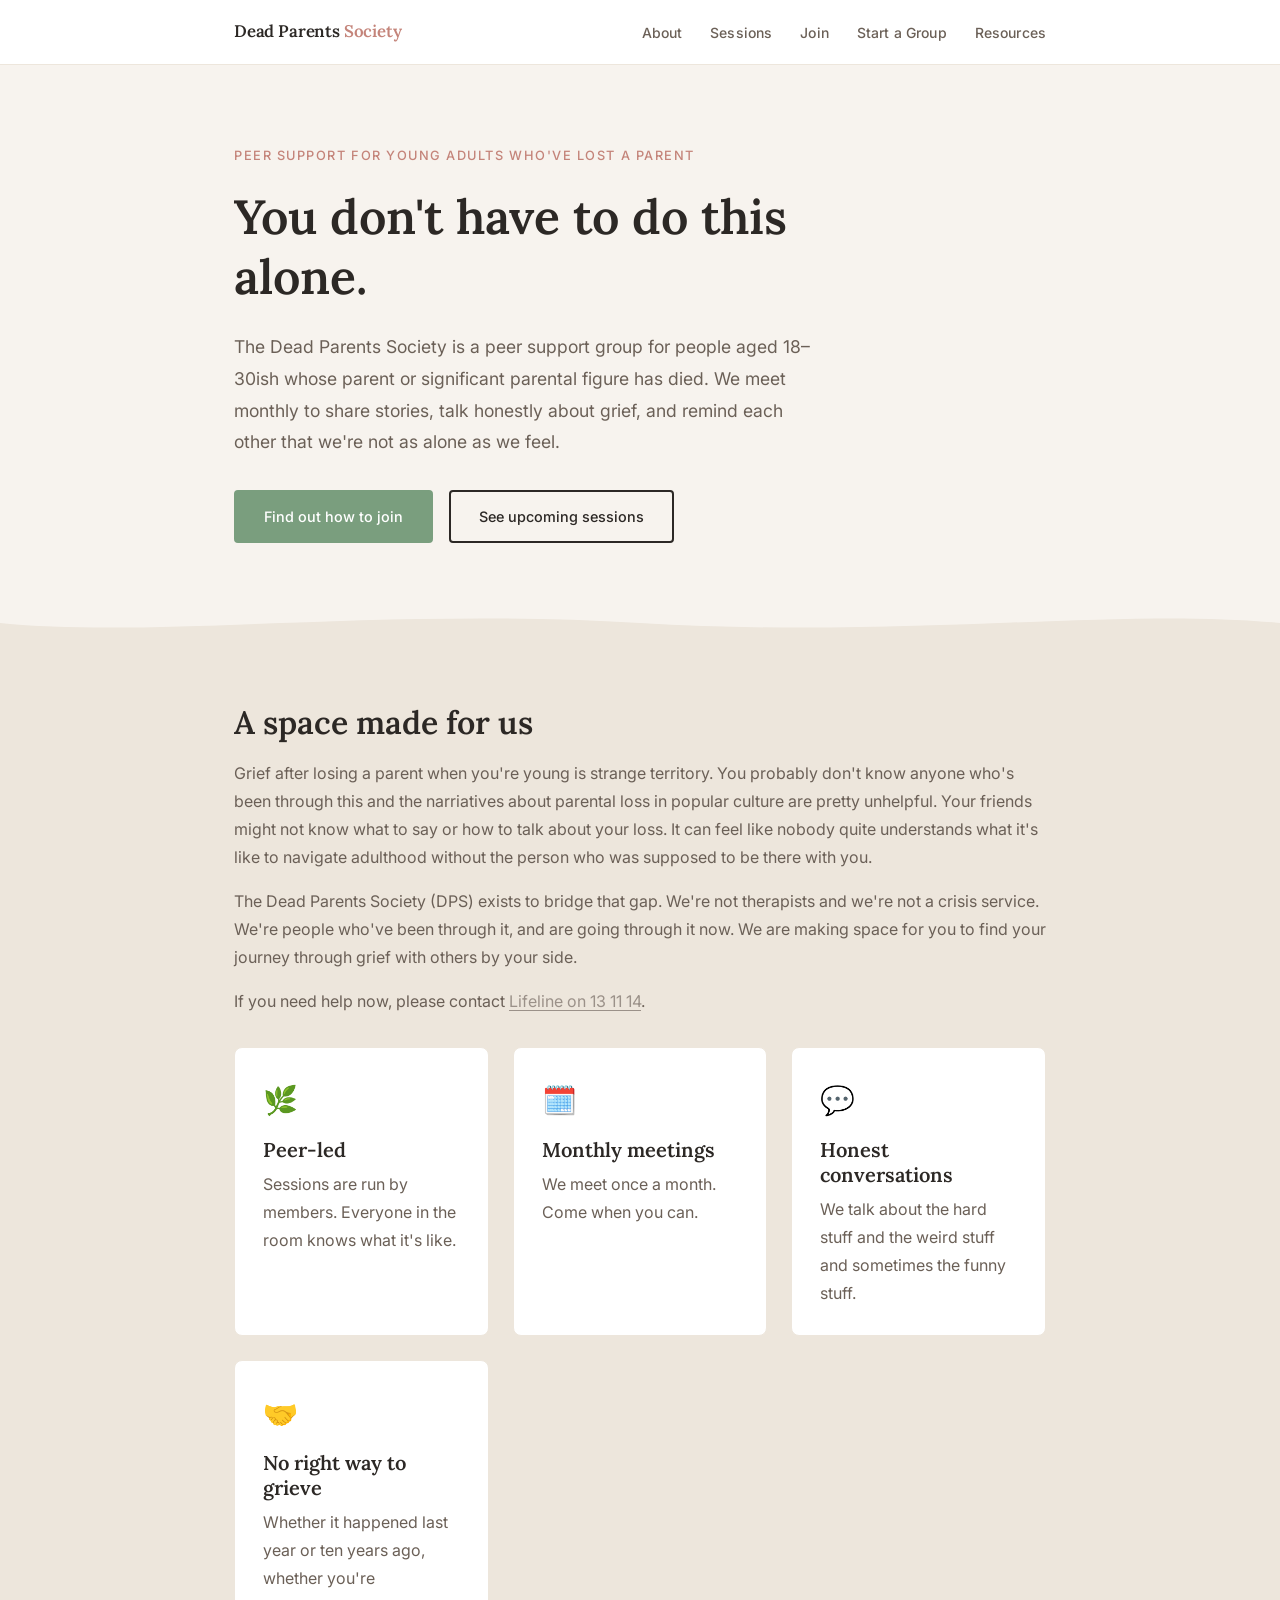
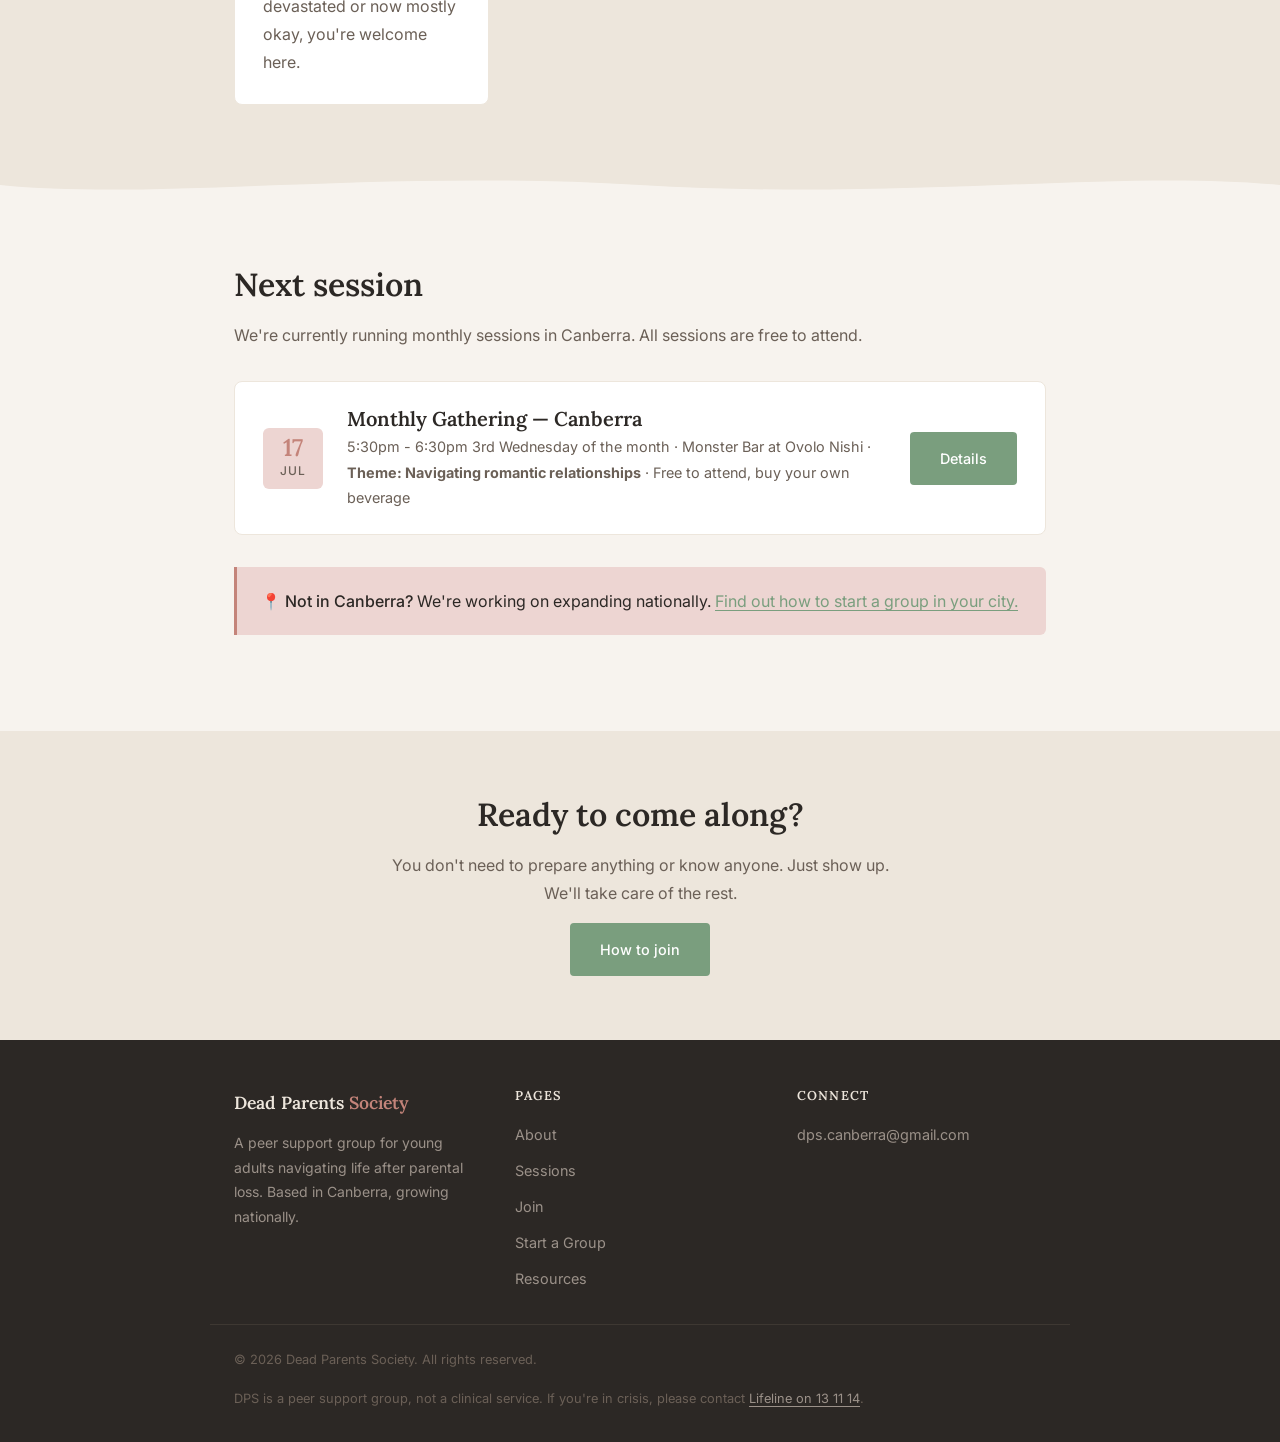
<file: index.html>
<!DOCTYPE html>
<html lang="en">
<head>
  <meta charset="UTF-8" />
  <meta name="viewport" content="width=device-width, initial-scale=1.0" />
  <title>Dead Parents Society</title>
  <meta name="description" content="A peer support group for people aged 18–30ish who have lost a parent or significant parental figure. Based in Canberra, growing nationally." />
  <link rel="stylesheet" href="style.css" />
</head>
<body>

<nav class="site-nav">
  <div class="nav-inner">
    <a href="index.html" class="nav-logo">Dead Parents <span>Society</span></a>
    <button class="nav-toggle" aria-label="Open menu" onclick="toggleNav()">
      <span></span><span></span><span></span>
    </button>
    <ul class="nav-links" id="nav-links">
      <li><a href="about.html">About</a></li>
      <li><a href="sessions.html">Sessions</a></li>
      <li><a href="join.html">Join</a></li>
      <li><a href="start-a-group.html">Start a Group</a></li>
      <li><a href="resources.html">Resources</a></li>
    </ul>
  </div>
</nav>

<!-- HERO -->
<section class="hero">
  <div class="container">
    <p class="hero-eyebrow">Peer support for young adults who've lost a parent</p>
    <h1>You don't have to do this alone.</h1>
    <p class="hero-lead">
      The Dead Parents Society is a peer support group for people aged 18–30ish whose parent or significant parental figure has died. We meet monthly to share stories, talk honestly about grief, and remind each other that we're not as alone as we feel.
    </p>
    <div class="hero-actions">
      <a href="join.html" class="btn btn-primary">Find out how to join</a>
      <a href="sessions.html" class="btn btn-outline">See upcoming sessions</a>
    </div>
  </div>
</section>

<!-- WAVE DIVIDER -->
<div class="wave-divider">
  <svg viewBox="0 0 1200 32" preserveAspectRatio="none" xmlns="http://www.w3.org/2000/svg">
    <path d="M0,16 C150,32 350,0 600,16 C850,32 1050,0 1200,16 L1200,32 L0,32 Z" fill="#EDE6DC"/>
  </svg>
</div>

<!-- WHAT WE ARE -->
<section class="band">
  <div class="container">
    <h2>A space made for us</h2>
    <p>Grief after losing a parent when you're young is strange territory. You probably don't know anyone who's been through this and the narriatives about parental loss in popular culture are pretty unhelpful. Your friends might not know what to say or how to talk about your loss. It can feel like nobody quite understands what it's like to navigate adulthood without the person who was supposed to be there with you.</p>
    <p>The Dead Parents Society (DPS) exists to bridge that gap. We're not therapists and we're not a crisis service. We're people who've been through it, and are going through it now. We are making space for you to find your journey through grief with others by your side.</p>
    <p>If you need help now, please contact <a href="https://www.lifeline.org.au" style="color:#9B9189">Lifeline on 13 11 14</a>.</p></p>

    <div class="card-grid">
      <div class="card">
        <div class="card-icon">🌿</div>
        <h3>Peer-led</h3>
        <p>Sessions are run by members. Everyone in the room knows what it's like.</p>
      </div>
      <div class="card">
        <div class="card-icon">🗓️</div>
        <h3>Monthly meetings</h3>
        <p>We meet once a month. Come when you can.</p>
      </div>
      <div class="card">
        <div class="card-icon">💬</div>
        <h3>Honest conversations</h3>
        <p>We talk about the hard stuff and the weird stuff and sometimes the funny stuff.</p>
      </div>
      <div class="card">
        <div class="card-icon">🤝</div>
        <h3>No right way to grieve</h3>
        <p>Whether it happened last year or ten years ago, whether you're devastated or now mostly okay, you're welcome here.</p>
      </div>
    </div>
  </div>
</section>

<!-- WAVE DIVIDER (reversed) -->
<div class="wave-divider" style="transform: rotate(180deg); background: var(--parchment);">
  <svg viewBox="0 0 1200 32" preserveAspectRatio="none" xmlns="http://www.w3.org/2000/svg">
    <path d="M0,16 C150,32 350,0 600,16 C850,32 1050,0 1200,16 L1200,32 L0,32 Z" fill="#EDE6DC"/>
  </svg>
</div>

<!-- NEXT SESSION TEASER -->
<section>
  <div class="container">
    <h2>Next session</h2>
    <p>We're currently running monthly sessions in Canberra. All sessions are free to attend.</p>

    <div class="session-list">
      <div class="session-card">
        <div class="session-date">
          <div class="day">17</div>
          <div class="month">Jul</div>
        </div>
        <div class="session-info">
          <h3>Monthly Gathering — Canberra</h3>
          <p>5:30pm - 6:30pm 3rd Wednesday of the month · Monster Bar at Ovolo Nishi · <b>Theme: Navigating romantic relationships</b> · Free to attend, buy your own beverage</p>
        </div>
        <a href="sessions.html" class="btn btn-primary">Details</a>
      </div>
    </div>

    <div class="callout">
      <p>📍 <strong>Not in Canberra?</strong> We're working on expanding nationally. <a href="start-a-group.html">Find out how to start a group in your city.</a></p>
    </div>
  </div>
</section>

<!-- JOIN CTA -->
<section class="band">
  <div class="container" style="text-align: center; max-width: 580px;">
    <h2>Ready to come along?</h2>
    <p>You don't need to prepare anything or know anyone. Just show up. We'll take care of the rest.</p>
    <a href="join.html" class="btn btn-primary">How to join</a>
  </div>
</section>

<footer class="site-footer">
  <div class="footer-inner">
    <div class="footer-brand">
      <div class="footer-logo">Dead Parents <span>Society</span></div>
      <p>A peer support group for young adults navigating life after parental loss. Based in Canberra, growing nationally.</p>
    </div>
    <nav class="footer-nav" aria-label="Footer navigation">
      <h4>Pages</h4>
      <ul>
        <li><a href="about.html">About</a></li>
        <li><a href="sessions.html">Sessions</a></li>
        <li><a href="join.html">Join</a></li>
        <li><a href="start-a-group.html">Start a Group</a></li>
        <li><a href="resources.html">Resources</a></li>
      </ul>
    </nav>
    <div class="footer-connect">
      <h4>Connect</h4>
      <ul>
        <li><a href="mailto:hello@deadparentssociety.co">dps.canberra@gmail.com</a></li>
      </ul>
    </div>
  </div>
  <div class="footer-bottom">
    <p>© 2026 Dead Parents Society. All rights reserved.</p>
    <p>DPS is a peer support group, not a clinical service. If you're in crisis, please contact <a href="https://www.lifeline.org.au" style="color:#9B9189">Lifeline on 13 11 14</a>.</p>
  </div>
</footer>

<script>
  function toggleNav() {
    document.getElementById('nav-links').classList.toggle('open');
  }
  document.querySelectorAll('.nav-links a').forEach(link => {
    if (link.href === window.location.href) link.classList.add('active');
  });
</script>
</body>
</html>
</file>
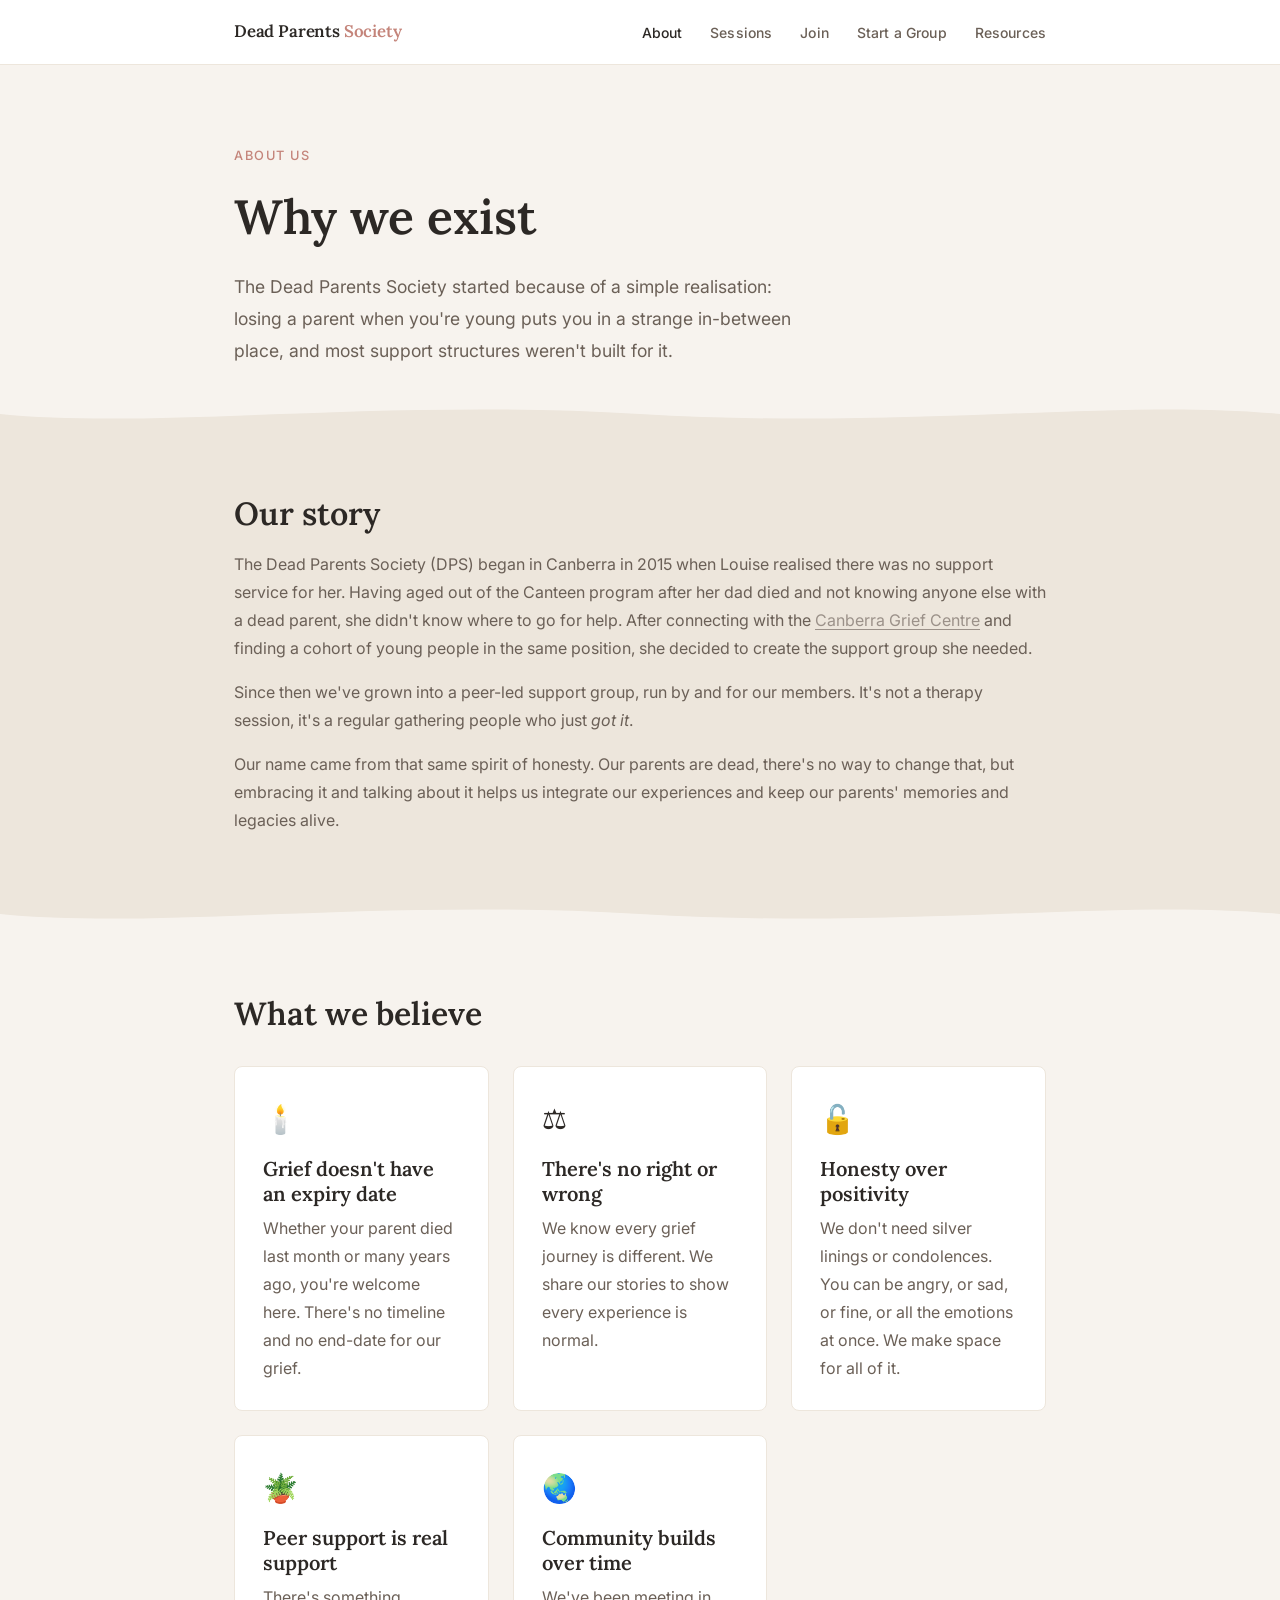
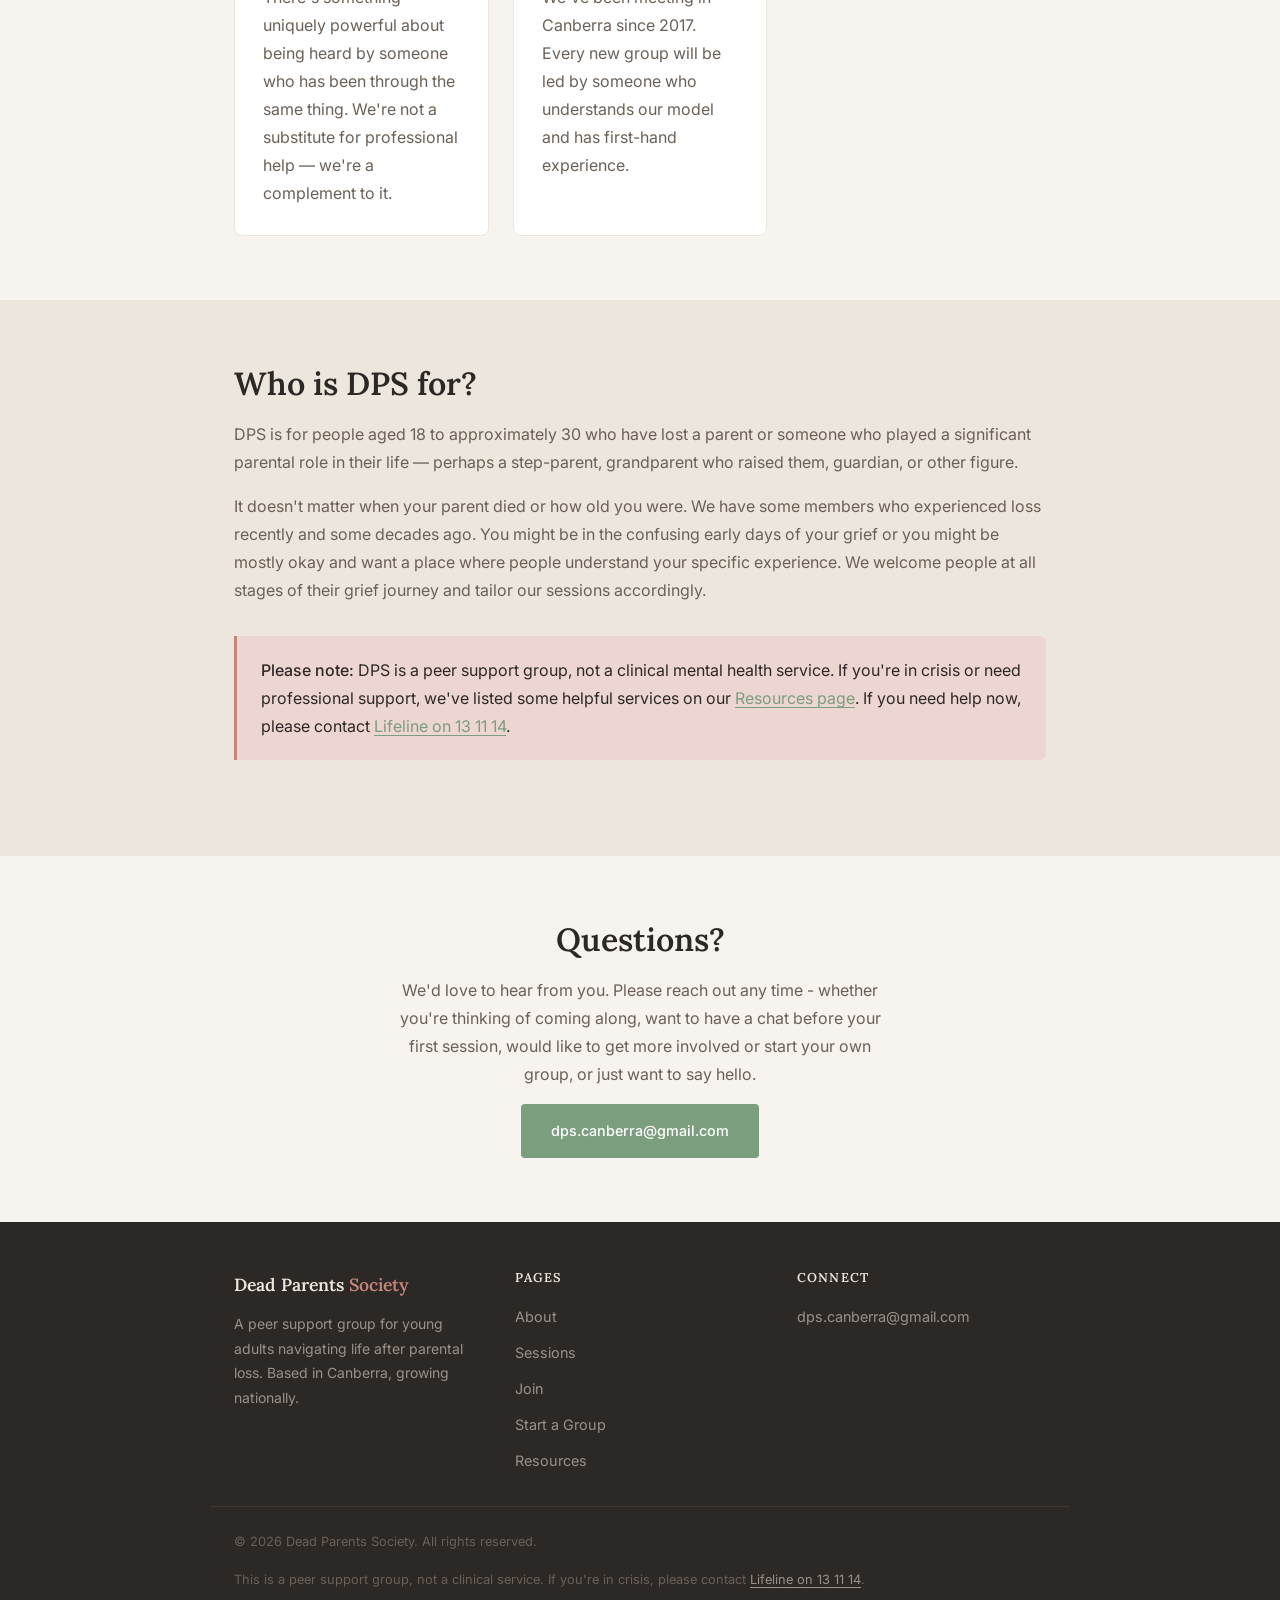
<file: about.html>
<!DOCTYPE html>
<html lang="en">
<head>
  <meta charset="UTF-8" />
  <meta name="viewport" content="width=device-width, initial-scale=1.0" />
  <title>About — Dead Parents Society</title>
  <meta name="description" content="Who we are, why we exist, and what you can expect from Dead Parents Society." />
  <link rel="stylesheet" href="style.css" />
</head>
<body>

<nav class="site-nav">
  <div class="nav-inner">
    <a href="index.html" class="nav-logo">Dead Parents <span>Society</span></a>
    <button class="nav-toggle" aria-label="Open menu" onclick="toggleNav()">
      <span></span><span></span><span></span>
    </button>
    <ul class="nav-links" id="nav-links">
      <li><a href="about.html">About</a></li>
      <li><a href="sessions.html">Sessions</a></li>
      <li><a href="join.html">Join</a></li>
      <li><a href="start-a-group.html">Start a Group</a></li>
      <li><a href="resources.html">Resources</a></li>
    </ul>
  </div>
</nav>

<!-- PAGE HERO -->
<section class="hero" style="padding-bottom: 2rem;">
  <div class="container">
    <p class="hero-eyebrow">About us</p>
    <h1>Why we exist</h1>
    <p class="hero-lead">The Dead Parents Society started because of a simple realisation: losing a parent when you're young puts you in a strange in-between place, and most support structures weren't built for it.</p>
  </div>
</section>

<div class="wave-divider">
  <svg viewBox="0 0 1200 32" preserveAspectRatio="none" xmlns="http://www.w3.org/2000/svg">
    <path d="M0,16 C150,32 350,0 600,16 C850,32 1050,0 1200,16 L1200,32 L0,32 Z" fill="#EDE6DC"/>
  </svg>
</div>

<!-- STORY -->
<section class="band">
  <div class="container">
    <h2>Our story</h2>
    <p>The Dead Parents Society (DPS) began in Canberra in 2015 when Louise realised there was no support service for her. Having aged out of the Canteen program after her dad died and not knowing anyone else with a dead parent, she didn't know where to go for help. After connecting with the <a href="https://www.canberragriefcentre.com.au/" style="color:#9B9189">Canberra Grief Centre</a> and finding a cohort of young people in the same position, she decided to create the support group she needed.</p>
    <p>Since then we've grown into a peer-led support group, run by and for our members. It's not a therapy session, it's a regular gathering people who just <em>got it</em>.</p>
    <p>Our name came from that same spirit of honesty. Our parents are dead, there's no way to change that, but embracing it and talking about it helps us integrate our experiences and keep our parents' memories and legacies alive.</p>
  </div>
</section>

<div class="wave-divider" style="transform: rotate(180deg); background: var(--parchment);">
  <svg viewBox="0 0 1200 32" preserveAspectRatio="none" xmlns="http://www.w3.org/2000/svg">
    <path d="M0,16 C150,32 350,0 600,16 C850,32 1050,0 1200,16 L1200,32 L0,32 Z" fill="#EDE6DC"/>
  </svg>
</div>

<!-- VALUES -->
<section>
  <div class="container">
    <h2>What we believe</h2>

    <div class="card-grid">
      <div class="card">
        <div class="card-icon">🕯️</div>
        <h3>Grief doesn't have an expiry date</h3>
        <p>Whether your parent died last month or many years ago, you're welcome here. There's no timeline and no end-date for our grief.</p>
      </div>
      <div class="card">
        <div class="card-icon">⚖️</div>
        <h3>There's no right or wrong</h3>
        <p>We know every grief journey is different. We share our stories to show every experience is normal.</p>
      </div>
      <div class="card">
        <div class="card-icon">🔓</div>
        <h3>Honesty over positivity</h3>
        <p>We don't need silver linings or condolences. You can be angry, or sad, or fine, or all the emotions at once. We make space for all of it.</p>
      </div>
      <div class="card">
        <div class="card-icon">🪴</div>
        <h3>Peer support is real support</h3>
        <p>There's something uniquely powerful about being heard by someone who has been through the same thing. We're not a substitute for professional help — we're a complement to it.</p>
      </div>
      <div class="card">
        <div class="card-icon">🌏</div>
        <h3>Community builds over time</h3>
        <p>We've been meeting in Canberra since 2017. Every new group will be led by someone who understands our model and has first-hand experience.</p>
      </div>
    </div>
  </div>
</section>

<!-- WHO IS IT FOR -->
<section class="band">
  <div class="container">
    <h2>Who is DPS for?</h2>
    <p>DPS is for people aged 18 to approximately 30 who have lost a parent or someone who played a significant parental role in their life — perhaps a step-parent, grandparent who raised them, guardian, or other figure.</p>
    <p>It doesn't matter when your parent died or how old you were. We have some members who experienced loss recently and some decades ago. You might be in the confusing early days of your grief or you might be mostly okay and want a place where people understand your specific experience. We welcome people at all stages of their grief journey and tailor our sessions accordingly.</p>

    <div class="callout">
      <p><strong>Please note:</strong> DPS is a peer support group, not a clinical mental health service. If you're in crisis or need professional support, we've listed some helpful services on our <a href="resources.html">Resources page</a>. If you need help now, please contact <a href="https://www.lifeline.org.au">Lifeline on 13 11 14</a>.</p>
    </div>
  </div>
</section>

<!-- CONTACT CTA -->
<section>
  <div class="container" style="text-align: center; max-width: 560px;">
    <h2>Questions?</h2>
    <p>We'd love to hear from you. Please reach out any time - whether you're thinking of coming along, want to have a chat before your first session, would like to get more involved or start your own group, or just want to say hello.</p>
    <a href="mailto:dps.canberra@gmail.com" class="btn btn-primary">dps.canberra@gmail.com</a>
  </div>
</section>

<footer class="site-footer">
  <div class="footer-inner">
    <div class="footer-brand">
      <div class="footer-logo">Dead Parents <span>Society</span></div>
      <p>A peer support group for young adults navigating life after parental loss. Based in Canberra, growing nationally.</p>
    </div>
    <nav class="footer-nav" aria-label="Footer navigation">
      <h4>Pages</h4>
      <ul>
        <li><a href="about.html">About</a></li>
        <li><a href="sessions.html">Sessions</a></li>
        <li><a href="join.html">Join</a></li>
        <li><a href="start-a-group.html">Start a Group</a></li>
        <li><a href="resources.html">Resources</a></li>
      </ul>
    </nav>
    <div class="footer-connect">
      <h4>Connect</h4>
      <ul>
        <li><a href="mailto:dps.canberra@gmail.com">dps.canberra@gmail.com</a></li>
      </ul>
    </div>
  </div>
  <div class="footer-bottom">
    <p>© 2026 Dead Parents Society. All rights reserved.</p>
    <p>This is a peer support group, not a clinical service. If you're in crisis, please contact <a href="https://www.lifeline.org.au" style="color:#9B9189">Lifeline on 13 11 14</a>.</p>
  </div>
</footer>

<script>
  function toggleNav() { document.getElementById('nav-links').classList.toggle('open'); }
  document.querySelectorAll('.nav-links a').forEach(link => { if (link.href === window.location.href) link.classList.add('active'); });
</script>
</body>
</html>
</file>
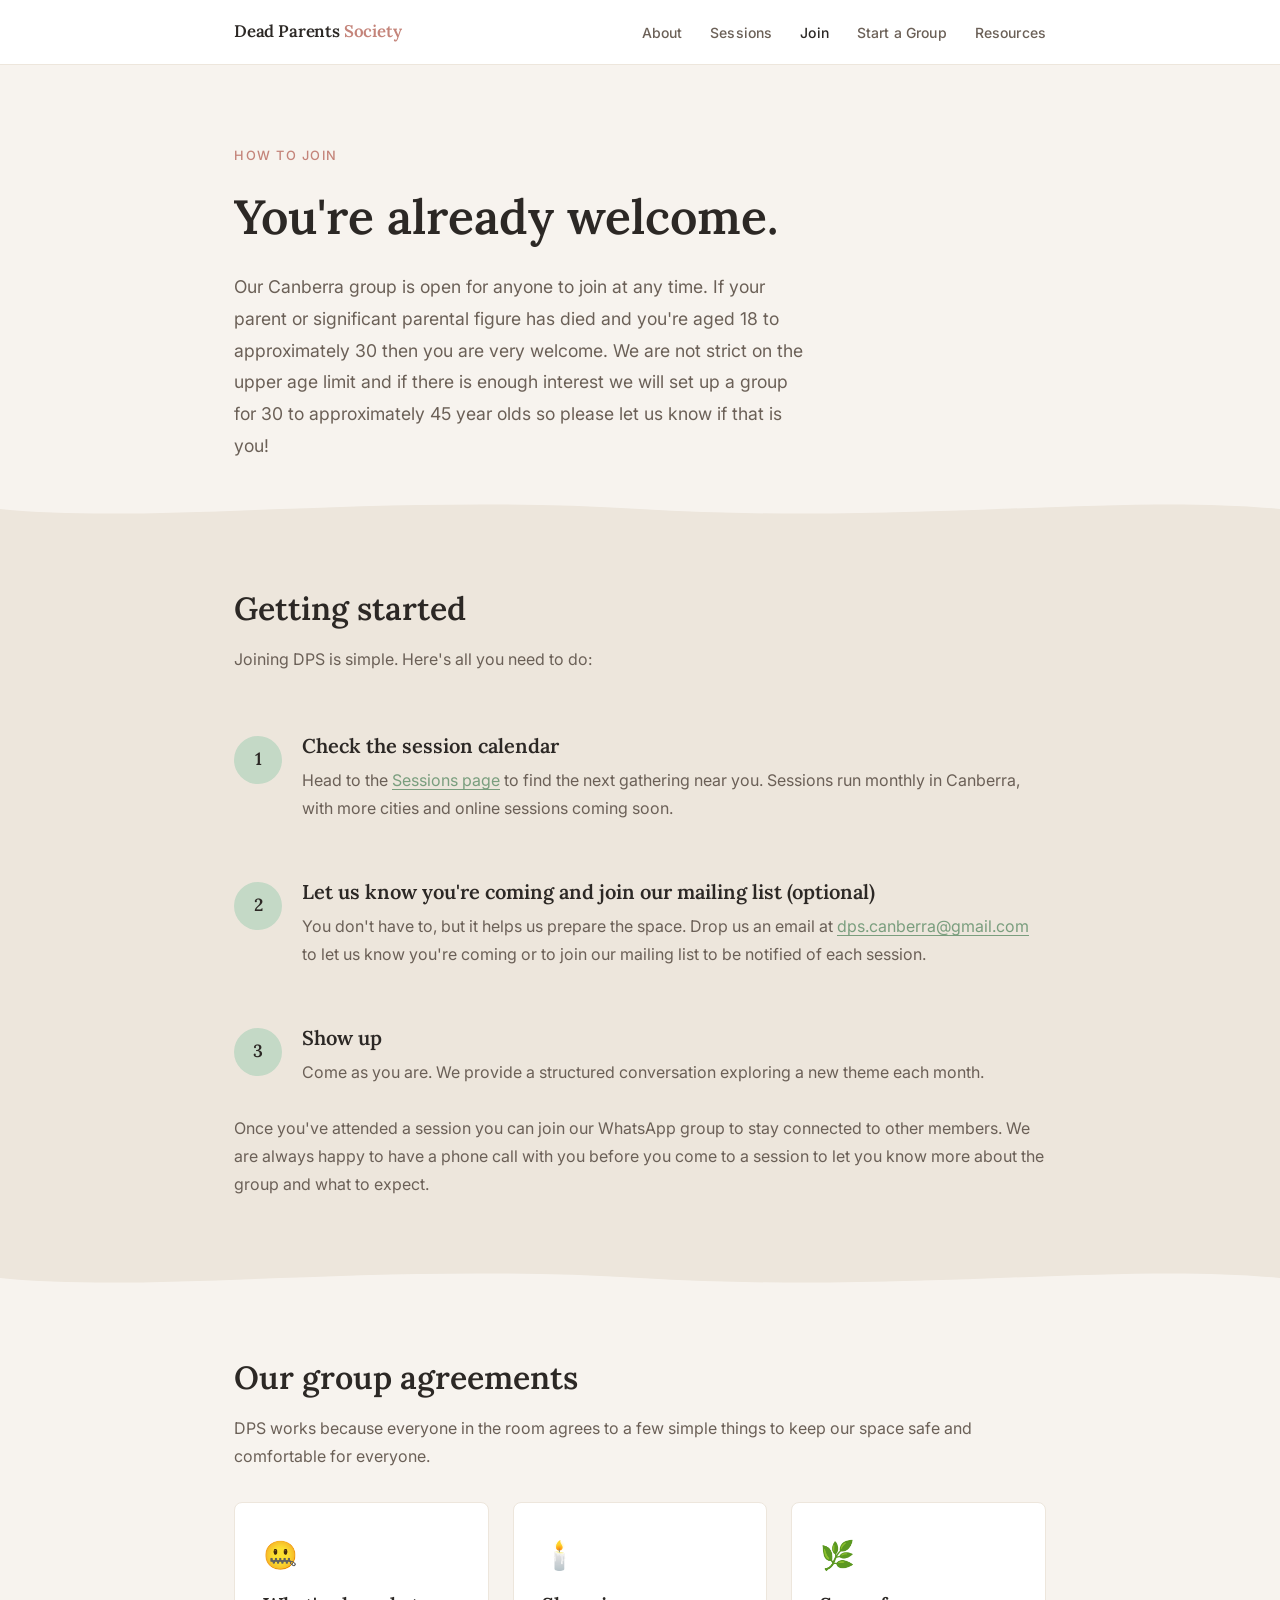
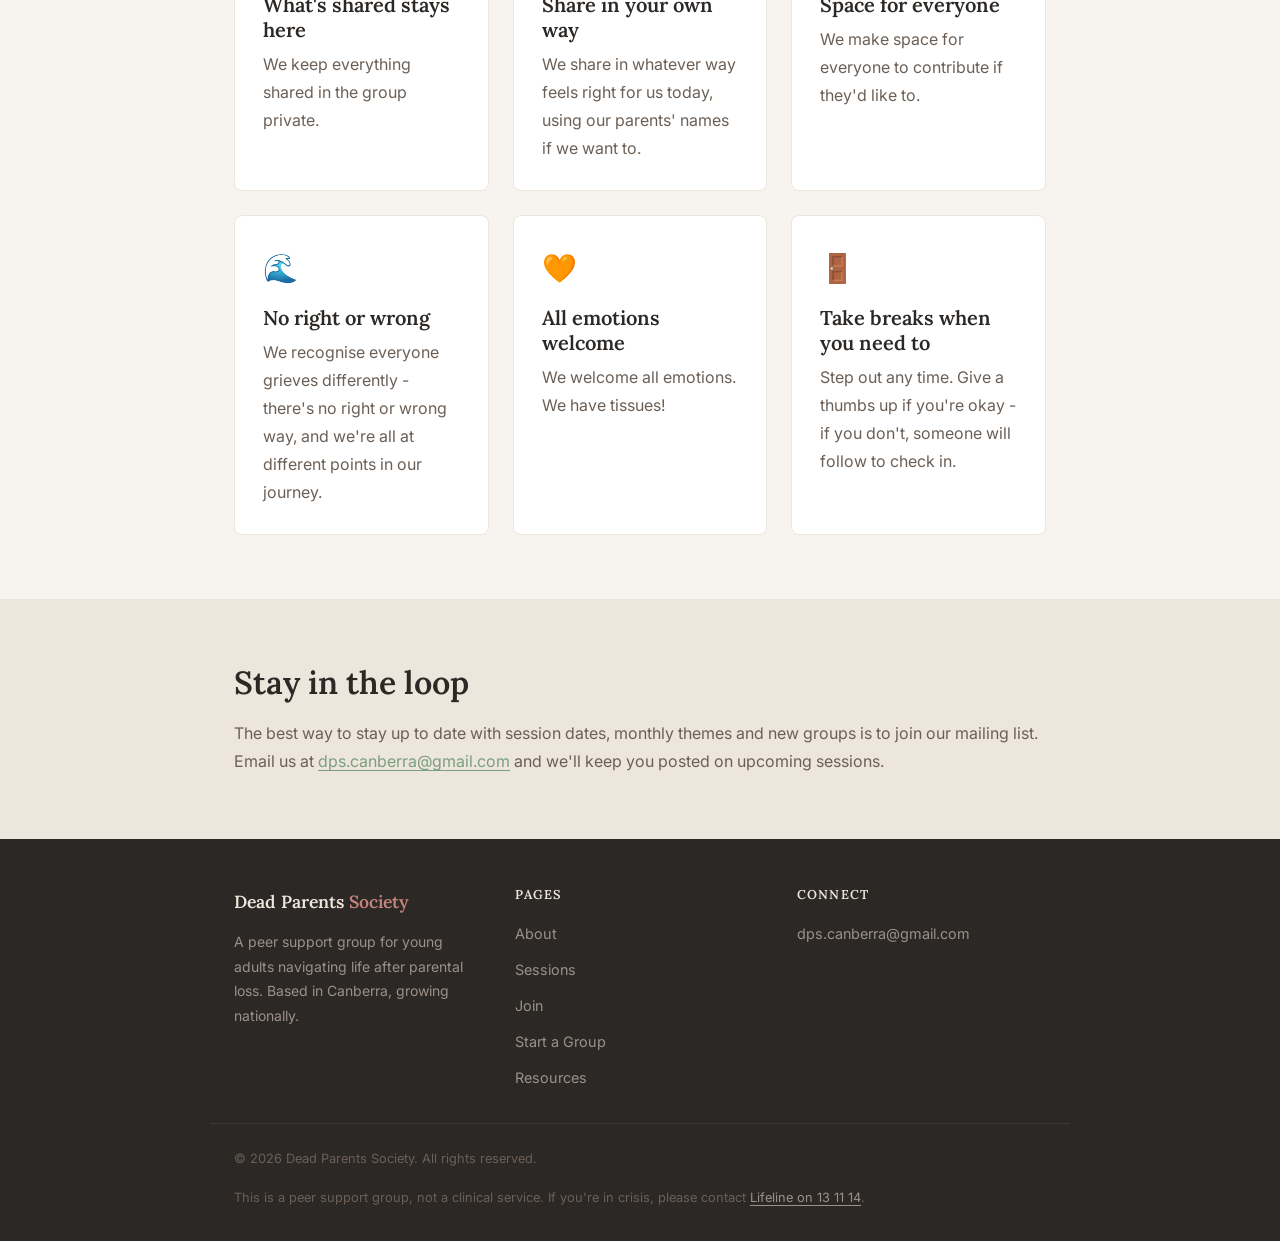
<file: join.html>
<!DOCTYPE html>
<html lang="en">
<head>
  <meta charset="UTF-8" />
  <meta name="viewport" content="width=device-width, initial-scale=1.0" />
  <title>Join — Dead Parents Society</title>
  <meta name="description" content="How to join Dead Parents Society" />
  <link rel="stylesheet" href="style.css" />
</head>
<body>

<nav class="site-nav">
  <div class="nav-inner">
    <a href="index.html" class="nav-logo">Dead Parents <span>Society</span></a>
    <button class="nav-toggle" aria-label="Open menu" onclick="toggleNav()">
      <span></span><span></span><span></span>
    </button>
    <ul class="nav-links" id="nav-links">
      <li><a href="about.html">About</a></li>
      <li><a href="sessions.html">Sessions</a></li>
      <li><a href="join.html">Join</a></li>
      <li><a href="start-a-group.html">Start a Group</a></li>
      <li><a href="resources.html">Resources</a></li>
    </ul>
  </div>
</nav>

<section class="hero" style="padding-bottom: 2rem;">
  <div class="container">
    <p class="hero-eyebrow">How to join</p>
    <h1>You're already welcome.</h1>
    <p class="hero-lead">Our Canberra group is open for anyone to join at any time. If your parent or significant parental figure has died and you're aged 18 to approximately 30 then you are very welcome. We are not strict on the upper age limit and if there is enough interest we will set up a group for 30 to approximately 45 year olds so please let us know if that is you!</p>
  </div>
</section>

<div class="wave-divider">
  <svg viewBox="0 0 1200 32" preserveAspectRatio="none" xmlns="http://www.w3.org/2000/svg">
    <path d="M0,16 C150,32 350,0 600,16 C850,32 1050,0 1200,16 L1200,32 L0,32 Z" fill="#EDE6DC"/>
  </svg>
</div>

<section class="band">
  <div class="container">
    <h2>Getting started</h2>
    <p>Joining DPS is simple. Here's all you need to do:</p>

    <div class="steps">
      <div class="step">
        <div class="step-num">1</div>
        <div>
          <h3>Check the session calendar</h3>
          <p>Head to the <a href="sessions.html">Sessions page</a> to find the next gathering near you. Sessions run monthly in Canberra, with more cities and online sessions coming soon.</p>
        </div>
      </div>
      <div class="step">
        <div class="step-num">2</div>
        <div>
          <h3>Let us know you're coming and join our mailing list (optional)</h3>
          <p>You don't have to, but it helps us prepare the space. Drop us an email at <a href="mailto:dps.canberra@gmail.com">dps.canberra@gmail.com</a> to let us know you're coming or to join our mailing list to be notified of each session.</p>
        </div>
      </div>
      <div class="step">
        <div class="step-num">3</div>
        <div>
          <h3>Show up</h3>
          <p>Come as you are. We provide a structured conversation exploring a new theme each month.</p>
        </div>
      </div>
    </div>
    <p>Once you've attended a session you can join our WhatsApp group to stay connected to other members. We are always happy to have a phone call with you before you come to a session to let you know more about the group and what to expect.</p>
  </div>
</section>

<div class="wave-divider" style="transform: rotate(180deg); background: var(--parchment);">
  <svg viewBox="0 0 1200 32" preserveAspectRatio="none" xmlns="http://www.w3.org/2000/svg">
    <path d="M0,16 C150,32 350,0 600,16 C850,32 1050,0 1200,16 L1200,32 L0,32 Z" fill="#EDE6DC"/>
  </svg>
</div>

<!-- GROUP AGREEMENTS -->
<section>
  <div class="container">
    <h2>Our group agreements</h2>
    <p>DPS works because everyone in the room agrees to a few simple things to keep our space safe and comfortable for everyone.</p>

    <div class="card-grid">
      <div class="card">
        <div class="card-icon">🤐</div>
        <h3>What's shared stays here</h3>
        <p>We keep everything shared in the group private.</p>
      </div>
      <div class="card">
        <div class="card-icon">🕯️</div>
        <h3>Share in your own way</h3>
        <p>We share in whatever way feels right for us today, using our parents' names if we want to.</p>
      </div>
      <div class="card">
        <div class="card-icon">🌿</div>
        <h3>Space for everyone</h3>
        <p>We make space for everyone to contribute if they'd like to.</p>
      </div>
      <div class="card">
        <div class="card-icon">🌊</div>
        <h3>No right or wrong</h3>
        <p>We recognise everyone grieves differently - there's no right or wrong way, and we're all at different points in our journey.</p>
      </div>
      <div class="card">
        <div class="card-icon">🧡</div>
        <h3>All emotions welcome</h3>
        <p>We welcome all emotions. We have tissues!</p>
      </div>
      <div class="card">
        <div class="card-icon">🚪</div>
        <h3>Take breaks when you need to</h3>
        <p>Step out any time. Give a thumbs up if you're okay - if you don't, someone will follow to check in.</p>
      </div>
    </div>
  </div>
</section>

<!-- STAY CONNECTED -->
<section class="band">
  <div class="container">
    <h2>Stay in the loop</h2>
    <p>The best way to stay up to date with session dates, monthly themes and new groups is to join our mailing list. Email us at <a href="mailto:dps.canberra@gmail.com">dps.canberra@gmail.com</a> and we'll keep you posted on upcoming sessions.</p>
  </div>
</section>

<footer class="site-footer">
  <div class="footer-inner">
    <div class="footer-brand">
      <div class="footer-logo">Dead Parents <span>Society</span></div>
      <p>A peer support group for young adults navigating life after parental loss. Based in Canberra, growing nationally.</p>
    </div>
    <nav class="footer-nav" aria-label="Footer navigation">
      <h4>Pages</h4>
      <ul>
        <li><a href="about.html">About</a></li>
        <li><a href="sessions.html">Sessions</a></li>
        <li><a href="join.html">Join</a></li>
        <li><a href="start-a-group.html">Start a Group</a></li>
        <li><a href="resources.html">Resources</a></li>
      </ul>
    </nav>
    <div class="footer-connect">
      <h4>Connect</h4>
      <ul>
        <li><a href="mailto:dps.canberra@gmail.com">dps.canberra@gmail.com</a></li>
      </ul>
    </div>
  </div>
  <div class="footer-bottom">
    <p>© 2026 Dead Parents Society. All rights reserved.</p>
    <p>This is a peer support group, not a clinical service. If you're in crisis, please contact <a href="https://www.lifeline.org.au" style="color:#9B9189">Lifeline on 13 11 14</a>.</p>
  </div>
</footer>

<script>
  function toggleNav() { document.getElementById('nav-links').classList.toggle('open'); }
  document.querySelectorAll('.nav-links a').forEach(link => { if (link.href === window.location.href) link.classList.add('active'); });
</script>
</body>
</html>
</file>
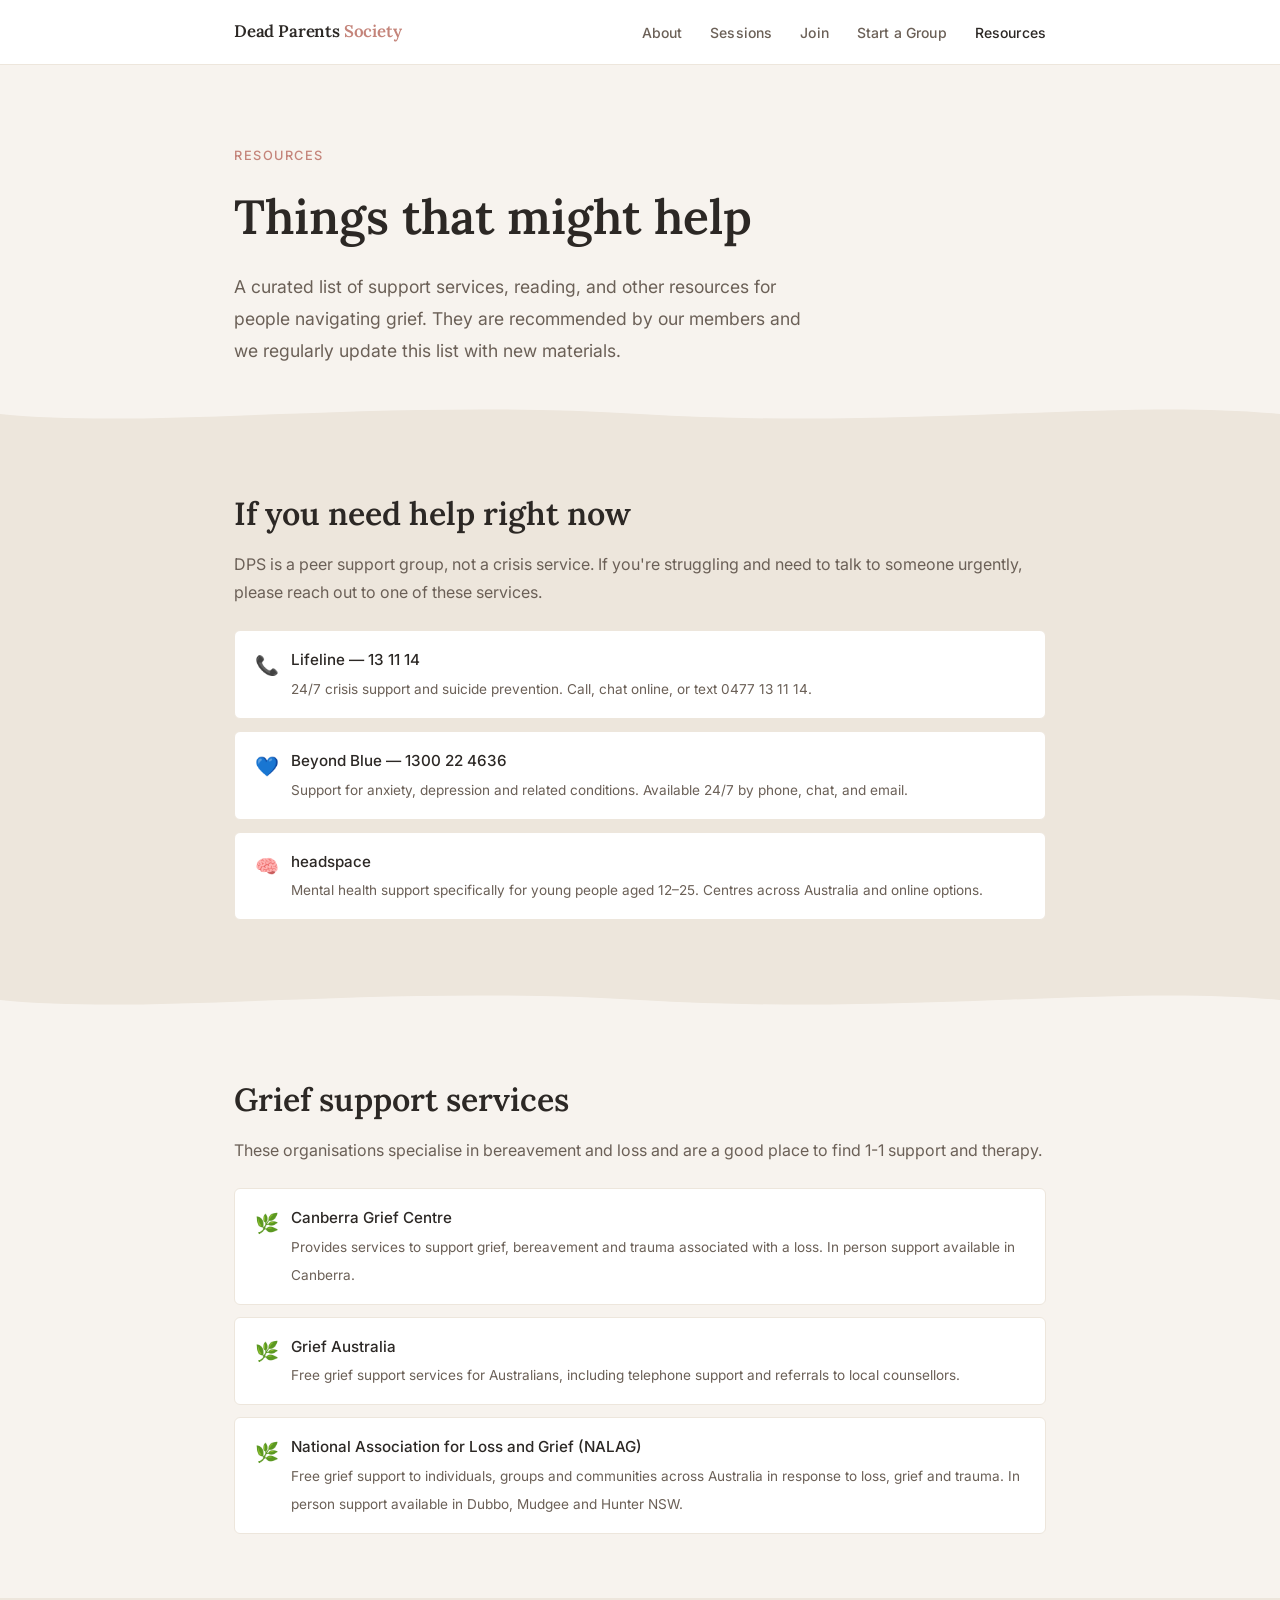
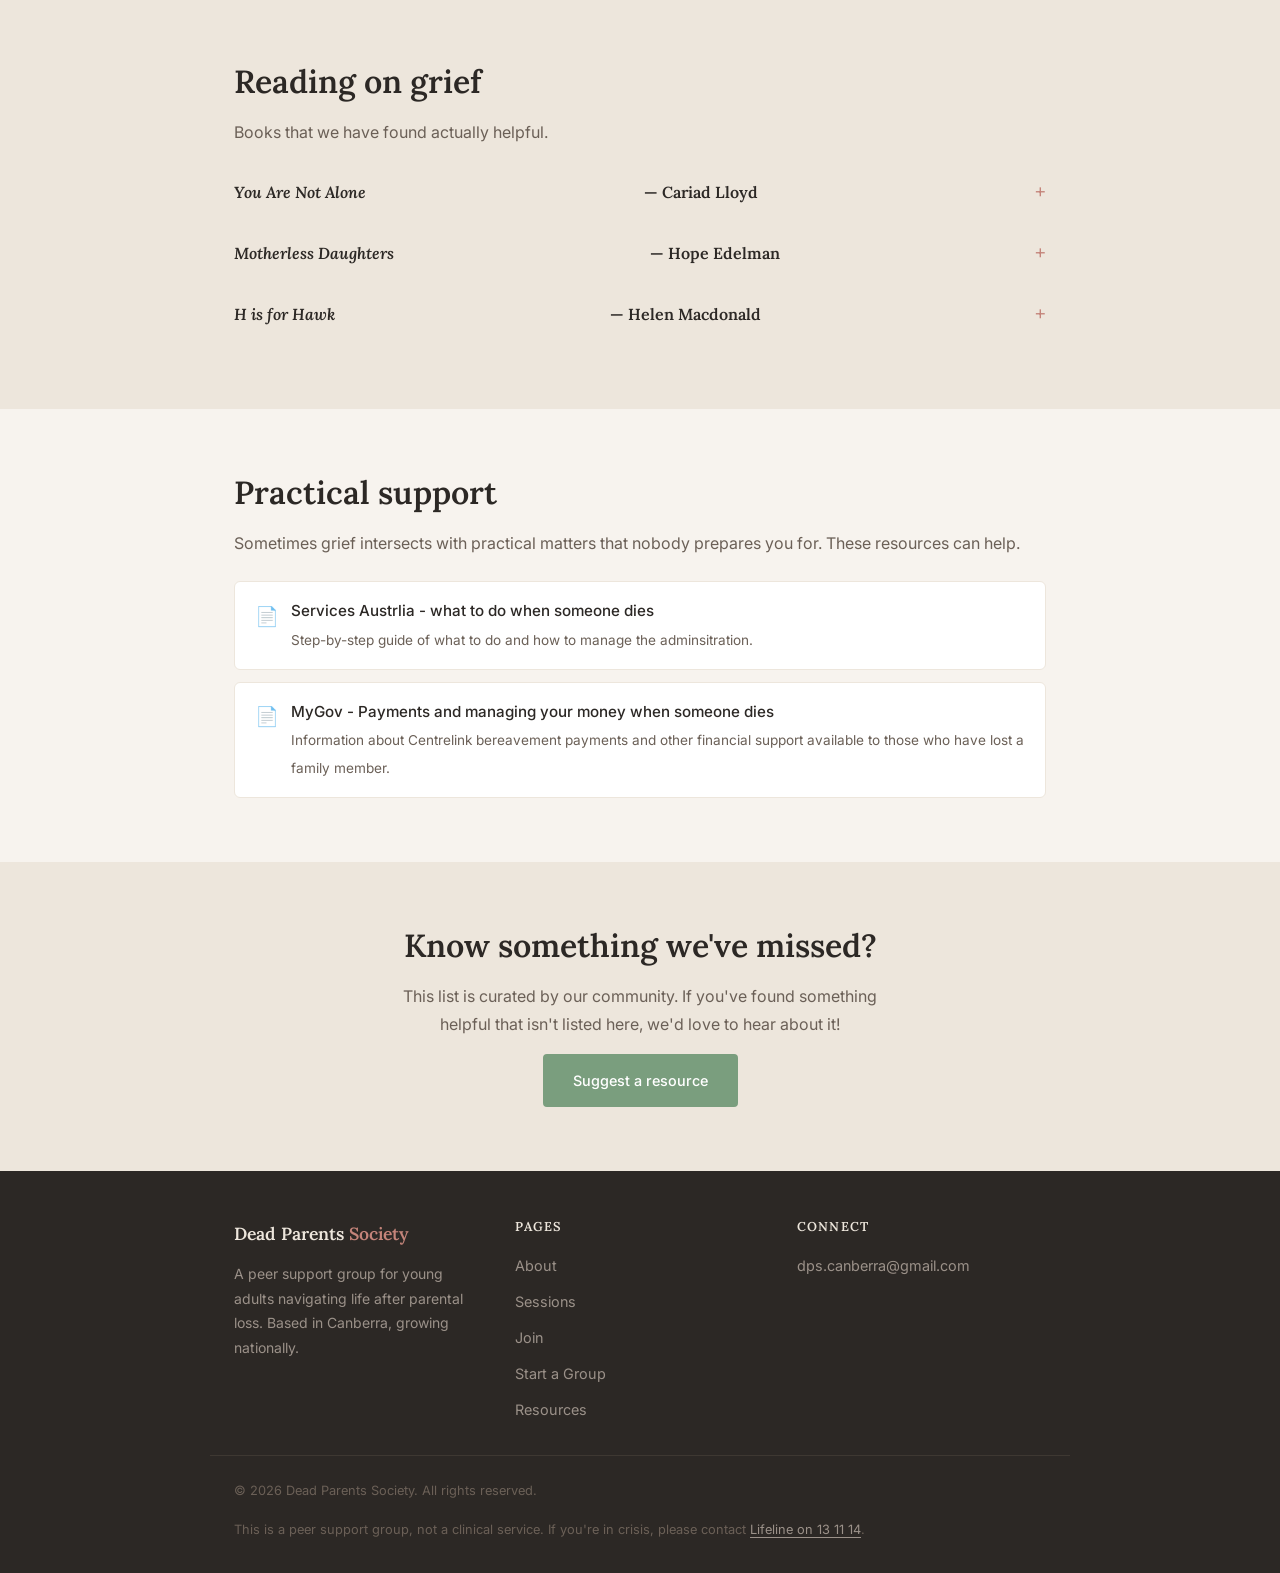
<file: resources.html>
<!DOCTYPE html>
<html lang="en">
<head>
  <meta charset="UTF-8" />
  <meta name="viewport" content="width=device-width, initial-scale=1.0" />
  <title>Resources — Dead Parents Society</title>
  <meta name="description" content="Helpful resources for grief, loss, and mental health support in Australia." />
  <link rel="stylesheet" href="style.css" />
</head>
<body>

<nav class="site-nav">
  <div class="nav-inner">
    <a href="index.html" class="nav-logo">Dead Parents <span>Society</span></a>
    <button class="nav-toggle" aria-label="Open menu" onclick="toggleNav()">
      <span></span><span></span><span></span>
    </button>
    <ul class="nav-links" id="nav-links">
      <li><a href="about.html">About</a></li>
      <li><a href="sessions.html">Sessions</a></li>
      <li><a href="join.html">Join</a></li>
      <li><a href="start-a-group.html">Start a Group</a></li>
      <li><a href="resources.html">Resources</a></li>
    </ul>
  </div>
</nav>

<section class="hero" style="padding-bottom: 2rem;">
  <div class="container">
    <p class="hero-eyebrow">Resources</p>
    <h1>Things that might help</h1>
    <p class="hero-lead">A curated list of support services, reading, and other resources for people navigating grief. They are recommended by our members and we regularly update this list with new materials.</p>
  </div>
</section>

<div class="wave-divider">
  <svg viewBox="0 0 1200 32" preserveAspectRatio="none" xmlns="http://www.w3.org/2000/svg">
    <path d="M0,16 C150,32 350,0 600,16 C850,32 1050,0 1200,16 L1200,32 L0,32 Z" fill="#EDE6DC"/>
  </svg>
</div>

<!-- CRISIS -->
<section class="band">
  <div class="container">
    <h2>If you need help right now</h2>
    <p>DPS is a peer support group, not a crisis service. If you're struggling and need to talk to someone urgently, please reach out to one of these services.</p>

    <div class="resource-list">
      <a href="https://www.lifeline.org.au" class="resource-link" target="_blank" rel="noopener">
        <span class="resource-link-icon">📞</span>
        <div class="resource-link-text">
          <strong>Lifeline — 13 11 14</strong>
          <span>24/7 crisis support and suicide prevention. Call, chat online, or text 0477 13 11 14.</span>
        </div>
      </a>
      <a href="https://www.beyondblue.org.au" class="resource-link" target="_blank" rel="noopener">
        <span class="resource-link-icon">💙</span>
        <div class="resource-link-text">
          <strong>Beyond Blue — 1300 22 4636</strong>
          <span>Support for anxiety, depression and related conditions. Available 24/7 by phone, chat, and email.</span>
        </div>
      </a>
      <a href="https://www.headspace.org.au" class="resource-link" target="_blank" rel="noopener">
        <span class="resource-link-icon">🧠</span>
        <div class="resource-link-text">
          <strong>headspace</strong>
          <span>Mental health support specifically for young people aged 12–25. Centres across Australia and online options.</span>
        </div>
      </a>
    </div>
  </div>
</section>

<div class="wave-divider" style="transform: rotate(180deg); background: var(--parchment);">
  <svg viewBox="0 0 1200 32" preserveAspectRatio="none" xmlns="http://www.w3.org/2000/svg">
    <path d="M0,16 C150,32 350,0 600,16 C850,32 1050,0 1200,16 L1200,32 L0,32 Z" fill="#EDE6DC"/>
  </svg>
</div>

<!-- GRIEF SUPPORT -->
<section>
  <div class="container">
    <h2>Grief support services</h2>
    <p>These organisations specialise in bereavement and loss and are a good place to find 1-1 support and therapy.</p>

    <div class="resource-list">
      <a href="https://www.canberragriefcentre.com.au/" class="resource-link" target="_blank" rel="noopener">
        <span class="resource-link-icon">🌿</span>
        <div class="resource-link-text">
          <strong>Canberra Grief Centre</strong>
          <span>Provides services to support grief, bereavement and trauma associated with a loss. In person support available in Canberra.</span>
        </div>
      </a>
      <a href="https://www.grief.org.au/" class="resource-link" target="_blank" rel="noopener">
        <span class="resource-link-icon">🌿</span>
        <div class="resource-link-text">
          <strong>Grief Australia</strong>
          <span>Free grief support services for Australians, including telephone support and referrals to local counsellors.</span>
        </div>
      </a>
      <a href="https://nalag.org.au/" class="resource-link" target="_blank" rel="noopener">
        <span class="resource-link-icon">🌿</span>
        <div class="resource-link-text">
          <strong>National Association for Loss and Grief (NALAG)</strong>
          <span>Free grief support to individuals, groups and communities across Australia in response to loss, grief and trauma. In person support available in Dubbo, Mudgee and Hunter NSW.</span>
        </div>
      </a>
    </div>
  </div>
</section>

<!-- READING -->
<section class="band">
  <div class="container">
    <h2>Reading on grief</h2>
    <p>Books that we have found actually helpful.</p>

    <div class="accordion-item">
      <button class="accordion-btn" onclick="toggleAccordion(this)">
        <em>You Are Not Alone</em> — Cariad Lloyd
        <span class="accordion-icon">+</span>
      </button>
      <div class="accordion-content">
        <p>After her father died when she was 15, Cariad spent a long time finding her identity beyond being the girl whose dad died.</p>
      </div>
    </div>
    <div class="accordion-item">
      <button class="accordion-btn" onclick="toggleAccordion(this)">
        <em>Motherless Daughters</em> — Hope Edelman
        <span class="accordion-icon">+</span>
      </button>
      <div class="accordion-content">
        <p>Interview and research about how losing one's mother in young adulthood impacts identity and relationships over decades. The facebook group has also been helpful for our members.</p>
      </div>
    </div>  
    <div class="accordion-item">
      <button class="accordion-btn" onclick="toggleAccordion(this)">
        <em>H is for Hawk</em> — Helen Macdonald
        <span class="accordion-icon">+</span>
      </button>
      <div class="accordion-content">
        <p>A memoir about the aftermath of Helen's father's death and how she found meaning through training a hawk. Now also an excellent film though definitely a tear-jerker.</p>
      </div>
    </div>  
  </div>
</section>

<!-- PRACTICAL -->
<section>
  <div class="container">
    <h2>Practical support</h2>
    <p>Sometimes grief intersects with practical matters that nobody prepares you for. These resources can help.</p>

    <div class="resource-list">
      <a href="https://www.servicesaustralia.gov.au/what-to-do-when-someone-dies?context=60101" class="resource-link" target="_blank" rel="noopener">
        <span class="resource-link-icon">📄</span>
        <div class="resource-link-text">
          <strong>Services Austrlia - what to do when someone dies</strong>
          <span>Step-by-step guide of what to do and how to manage the adminsitration.</span>
        </div>
      </a>
      <a href="https://my.gov.au/en/services/health-and-disability/when-someone-close-to-you-dies/support-you-can-get/payments-and-managing-your-money-when-a-loved-one-dies" class="resource-link" target="_blank" rel="noopener">
        <span class="resource-link-icon">📄</span>
        <div class="resource-link-text">
          <strong>MyGov - Payments and managing your money when someone dies</strong>
          <span>Information about Centrelink bereavement payments and other financial support available to those who have lost a family member.</span>
        </div>
      </a>
    </div>
  </div>
</section>

<!-- SUGGEST A RESOURCE -->
<section class="band">
  <div class="container" style="text-align: center; max-width: 560px;">
    <h2>Know something we've missed?</h2>
    <p>This list is curated by our community. If you've found something helpful that isn't listed here, we'd love to hear about it!</p>
    <a href="mailto:dps.canberra@gmail.com?subject=Resource suggestion" class="btn btn-primary">Suggest a resource</a>
  </div>
</section>

<footer class="site-footer">
  <div class="footer-inner">
    <div class="footer-brand">
      <div class="footer-logo">Dead Parents <span>Society</span></div>
      <p>A peer support group for young adults navigating life after parental loss. Based in Canberra, growing nationally.</p>
    </div>
    <nav class="footer-nav" aria-label="Footer navigation">
      <h4>Pages</h4>
      <ul>
        <li><a href="about.html">About</a></li>
        <li><a href="sessions.html">Sessions</a></li>
        <li><a href="join.html">Join</a></li>
        <li><a href="start-a-group.html">Start a Group</a></li>
        <li><a href="resources.html">Resources</a></li>
      </ul>
    </nav>
    <div class="footer-connect">
      <h4>Connect</h4>
      <ul>
        <li><a href="mailto:dps.canberra@gmail.com">dps.canberra@gmail.com</a></li>
      </ul>
    </div>
  </div>
  <div class="footer-bottom">
    <p>© 2026 Dead Parents Society. All rights reserved.</p>
    <p>This is a peer support group, not a clinical service. If you're in crisis, please contact <a href="https://www.lifeline.org.au" style="color:#9B9189">Lifeline on 13 11 14</a>.</p>
  </div>
</footer>

<script>
  function toggleNav() { document.getElementById('nav-links').classList.toggle('open'); }
  function toggleAccordion(btn) { btn.closest('.accordion-item').classList.toggle('open'); }
  document.querySelectorAll('.nav-links a').forEach(link => { if (link.href === window.location.href) link.classList.add('active'); });
</script>
</body>
</html>
</file>
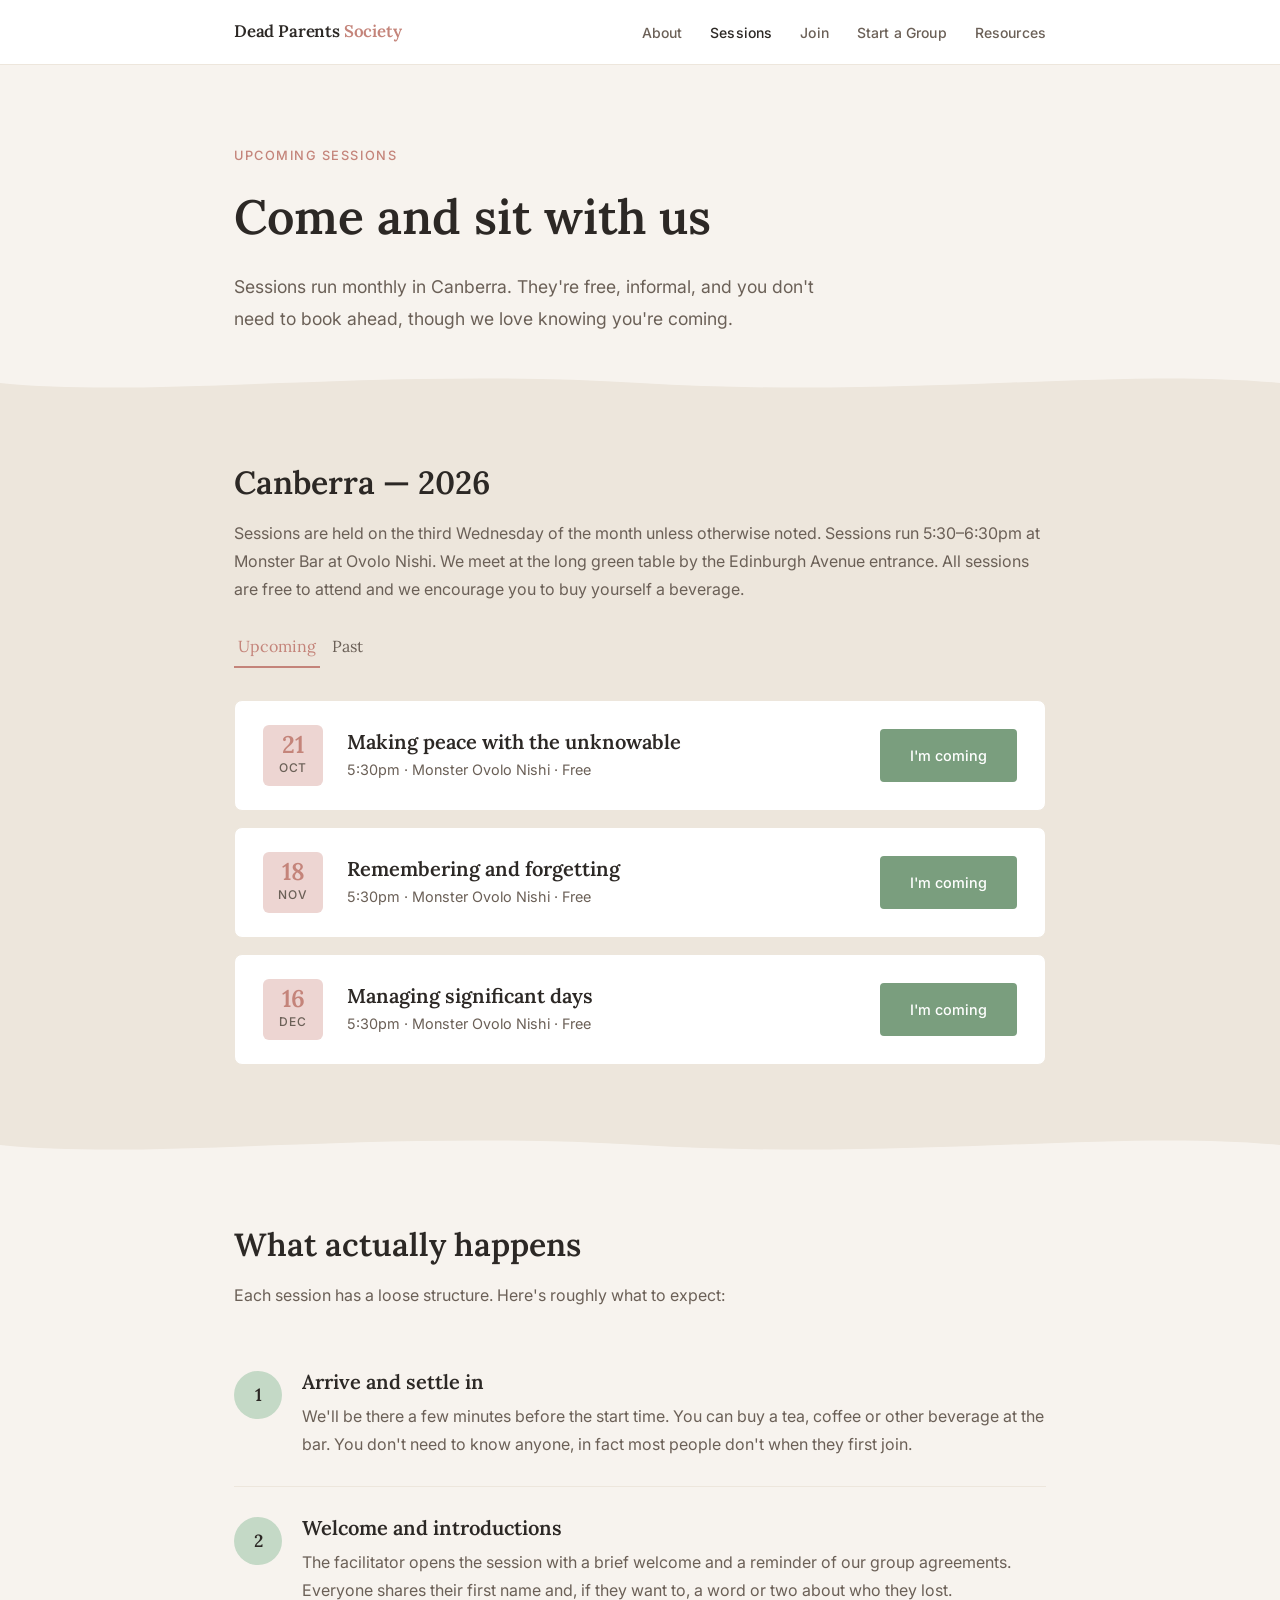
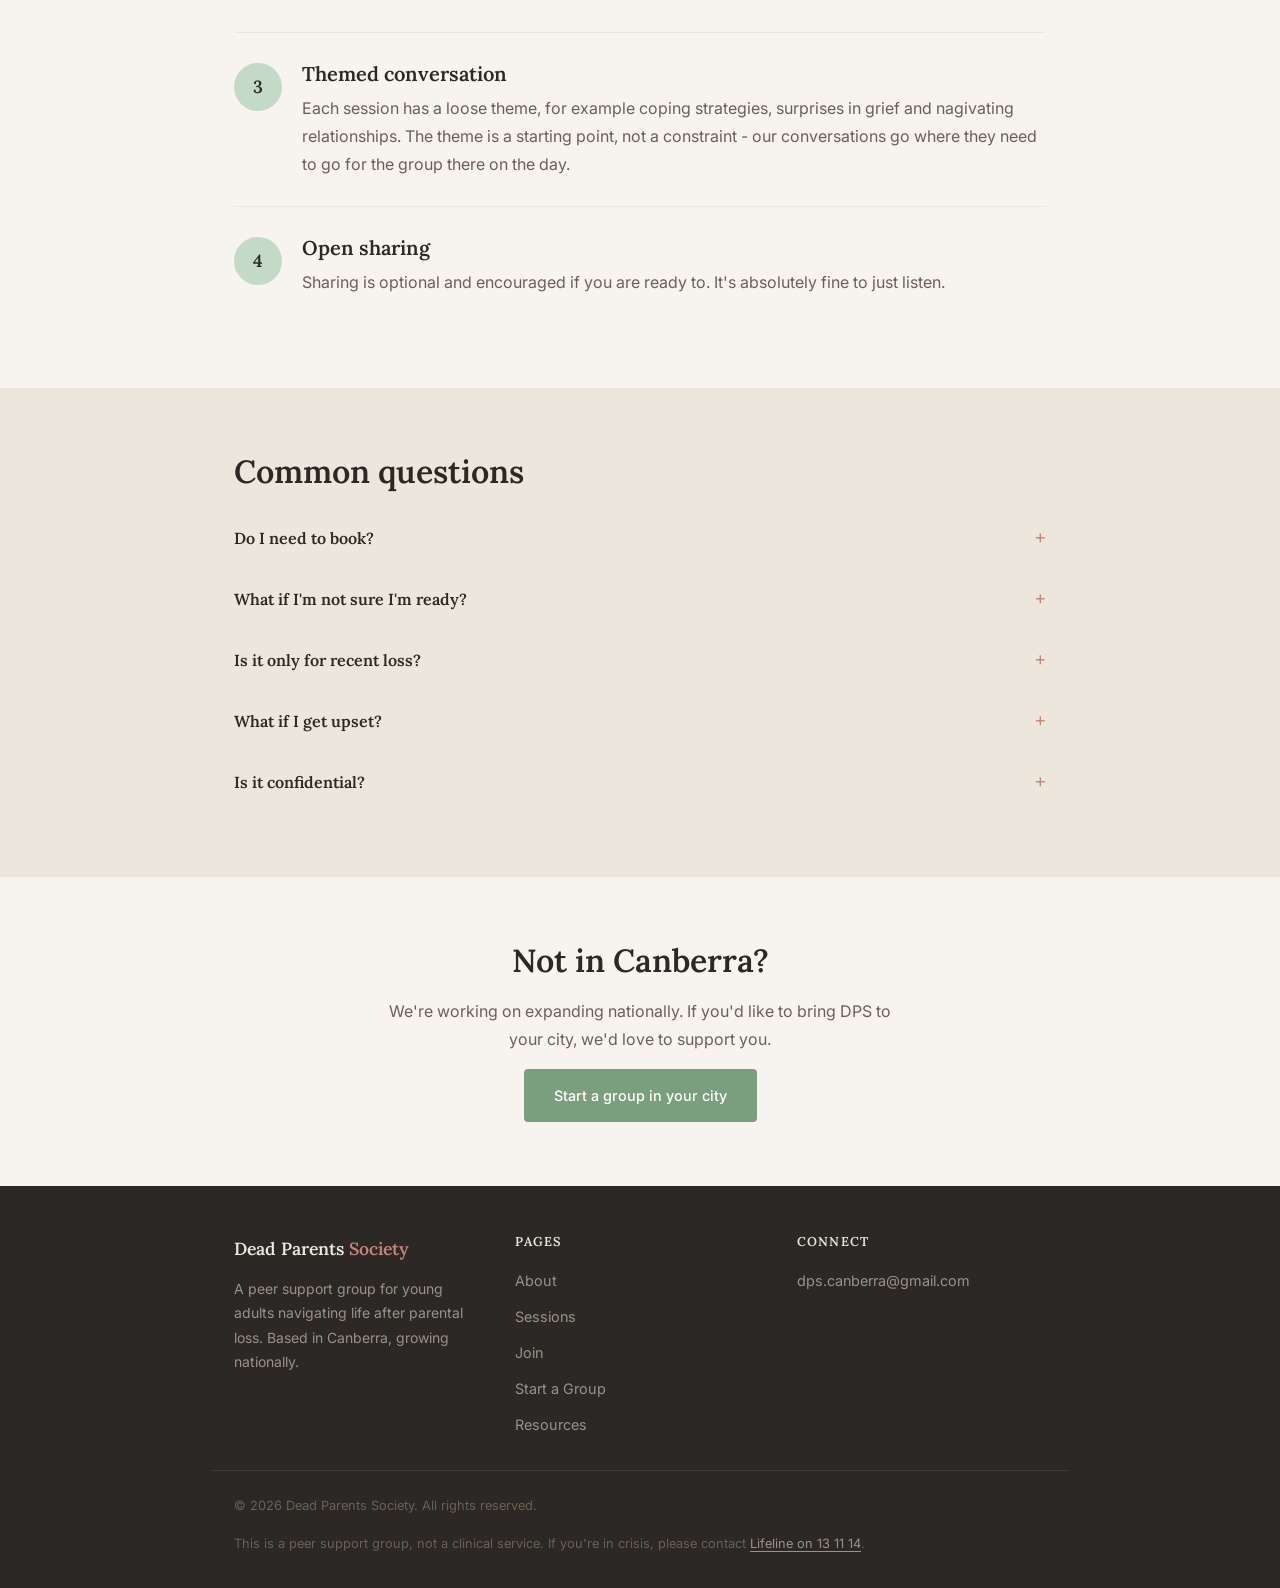
<file: sessions.html>
<!DOCTYPE html>
<html lang="en">
<head>
  <meta charset="UTF-8" />
  <meta name="viewport" content="width=device-width, initial-scale=1.0" />
  <title>Sessions — Dead Parents Society</title>
  <meta name="description" content="Upcoming DPS sessions in Canberra and beyond. Find out when and where we meet." />
  <link rel="stylesheet" href="style.css" />
</head>
<body>

<nav class="site-nav">
  <div class="nav-inner">
    <a href="index.html" class="nav-logo">Dead Parents <span>Society</span></a>
    <button class="nav-toggle" aria-label="Open menu" onclick="toggleNav()">
      <span></span><span></span><span></span>
    </button>
    <ul class="nav-links" id="nav-links">
      <li><a href="about.html">About</a></li>
      <li><a href="sessions.html">Sessions</a></li>
      <li><a href="join.html">Join</a></li>
      <li><a href="start-a-group.html">Start a Group</a></li>
      <li><a href="resources.html">Resources</a></li>
    </ul>
  </div>
</nav>

<section class="hero" style="padding-bottom: 2rem;">
  <div class="container">
    <p class="hero-eyebrow">Upcoming sessions</p>
    <h1>Come and sit with us</h1>
    <p class="hero-lead">Sessions run monthly in Canberra. They're free, informal, and you don't need to book ahead, though we love knowing you're coming.</p>
  </div>
</section>

<div class="wave-divider">
  <svg viewBox="0 0 1200 32" preserveAspectRatio="none" xmlns="http://www.w3.org/2000/svg">
    <path d="M0,16 C150,32 350,0 600,16 C850,32 1050,0 1200,16 L1200,32 L0,32 Z" fill="#EDE6DC"/>
  </svg>
</div>

<!-- UPCOMING / PAST SESSIONS -->
<section class="band">
  <div class="container">
    <h2>Canberra — 2026</h2>
    <p>Sessions are held on the third Wednesday of the month unless otherwise noted. Sessions run 5:30–6:30pm at Monster Bar at Ovolo Nishi. We meet at the long green table by the Edinburgh Avenue entrance. All sessions are free to attend and we encourage you to buy yourself a beverage.</p>

    <div class="session-tabs" role="tablist">
      <button class="session-tab active" role="tab" aria-selected="true" aria-controls="upcoming-panel" id="upcoming-tab" onclick="switchSessionTab('upcoming')">Upcoming</button>
      <button class="session-tab" role="tab" aria-selected="false" aria-controls="past-panel" id="past-tab" onclick="switchSessionTab('past')">Past</button>
    </div>

    <div class="session-list" id="upcoming-panel" role="tabpanel" aria-labelledby="upcoming-tab">

      <div class="session-card">
        <div class="session-date">
          <div class="day">21</div>
          <div class="month">Oct</div>
        </div>
        <div class="session-info">
          <h3>Making peace with the unknowable</h3>
          <p>5:30pm · Monster Ovolo Nishi · Free</p>
        </div>
        <a href="join.html" class="btn btn-primary">I'm coming</a>
      </div>

      <div class="session-card">
        <div class="session-date">
          <div class="day">18</div>
          <div class="month">Nov</div>
        </div>
        <div class="session-info">
          <h3>Remembering and forgetting</h3>
          <p>5:30pm · Monster Ovolo Nishi · Free</p>
        </div>
        <a href="join.html" class="btn btn-primary">I'm coming</a>
      </div>

      <div class="session-card">
        <div class="session-date">
          <div class="day">16</div>
          <div class="month">Dec</div>
        </div>
        <div class="session-info">
          <h3>Managing significant days</h3>
          <p>5:30pm · Monster Ovolo Nishi · Free</p>
        </div>
        <a href="join.html" class="btn btn-primary">I'm coming</a>
      </div>

    </div>

    <div class="session-list" id="past-panel" role="tabpanel" aria-labelledby="past-tab" hidden>

      <div class="session-card">
        <div class="session-date">
          <div class="day">16</div>
          <div class="month">Sep</div>
        </div>
        <div class="session-info">
          <h3>Sharing resources that have helped us in our grief</h3>
          <p>5:30pm · Monster Ovolo Nishi · Free</p>
        </div>
      </div>

      <div class="session-card">
        <div class="session-date">
          <div class="day">19</div>
          <div class="month">Aug</div>
        </div>
        <div class="session-info">
          <h3><s>Sharing resources that have helped us in our grief</s> - Cancelled</h3>
          <p>5:30pm · Monster Ovolo Nishi · Free</p>
        </div>
      </div>

      <div class="session-card">
        <div class="session-date">
          <div class="day">15</div>
          <div class="month">Jul</div>
        </div>
        <div class="session-info">
          <h3>How to talk about your parent now</h3>
          <p>5:30pm · Monster Ovolo Nishi · Free</p>
        </div>
      </div>

      <div class="session-card">
        <div class="session-date">
          <div class="day">17</div>
          <div class="month">Jun</div>
        </div>
        <div class="session-info">
          <h3>Navigating romantic relationships</h3>
          <p>5:30pm · Monster Ovolo Nishi · Free</p>
        </div>
      </div>

      <div class="session-card">
        <div class="session-date">
          <div class="day">6</div>
          <div class="month">May</div>
        </div>
        <div class="session-info">
          <h3>Secondary losses</h3>
          <p>5:30pm · Monster Ovolo Nishi · Free</p>
        </div>
      </div>

      <div class="session-card">
        <div class="session-date">
          <div class="day">15</div>
          <div class="month">Apr</div>
        </div>
        <div class="session-info">
          <h3>Show and tell</h3>
          <p>5:30pm · Monster Ovolo Nishi · Free</p>
        </div>
      </div>

      <div class="session-card">
        <div class="session-date">
          <div class="day">25</div>
          <div class="month">Mar</div>
        </div>
        <div class="session-info">
          <h3>Coping strategies</h3>
          <p>5:30pm · Monster Ovolo Nishi · Free</p>
        </div>
      </div>

      <div class="session-card">
        <div class="session-date">
          <div class="day">25</div>
          <div class="month">Feb</div>
        </div>
        <div class="session-info">
          <h3>What surprised me on my grief journey?</h3>
          <p>5:30pm · Monster Ovolo Nishi · Free</p>
        </div>
      </div>

    </div>
  </div>
</section>

<div class="wave-divider" style="transform: rotate(180deg); background: var(--parchment);">
  <svg viewBox="0 0 1200 32" preserveAspectRatio="none" xmlns="http://www.w3.org/2000/svg">
    <path d="M0,16 C150,32 350,0 600,16 C850,32 1050,0 1200,16 L1200,32 L0,32 Z" fill="#EDE6DC"/>
  </svg>
</div>

<!-- WHAT TO EXPECT -->
<section>
  <div class="container">
    <h2>What actually happens</h2>
    <p>Each session has a loose structure. Here's roughly what to expect:</p>

    <div class="steps">
      <div class="step">
        <div class="step-num">1</div>
        <div>
          <h3>Arrive and settle in</h3>
          <p>We'll be there a few minutes before the start time. You can buy a tea, coffee or other beverage at the bar. You don't need to know anyone, in fact most people don't when they first join.</p>
        </div>
      </div>
      <div class="step">
        <div class="step-num">2</div>
        <div>
          <h3>Welcome and introductions</h3>
          <p>The facilitator opens the session with a brief welcome and a reminder of our group agreements. Everyone shares their first name and, if they want to, a word or two about who they lost.</p>
        </div>
      </div>
      <div class="step">
        <div class="step-num">3</div>
        <div>
          <h3>Themed conversation</h3>
          <p>Each session has a loose theme, for example coping strategies, surprises in grief and nagivating relationships. The theme is a starting point, not a constraint - our conversations go where they need to go for the group there on the day.</p>
        </div>
      </div>
      <div class="step">
        <div class="step-num">4</div>
        <div>
          <h3>Open sharing</h3>
          <p>Sharing is optional and encouraged if you are ready to. It's absolutely fine to just listen.</p>
        </div>
      </div>
    </div>
  </div>
</section>

<!-- FAQ -->
<section class="band">
  <div class="container">
    <h2>Common questions</h2>

    <div class="accordion-item">
      <button class="accordion-btn" onclick="toggleAccordion(this)">
        Do I need to book?
        <span class="accordion-icon">+</span>
      </button>
      <div class="accordion-content">
        <p>Booking isn't required, but it helps us prepare the space. You can let us know you're coming via email. Walk-ins are always welcome.</p>
      </div>
    </div>

    <div class="accordion-item">
      <button class="accordion-btn" onclick="toggleAccordion(this)">
        What if I'm not sure I'm ready?
        <span class="accordion-icon">+</span>
      </button>
      <div class="accordion-content">
        <p>That's completely normal. Some group members come for several sessions to listen before they're ready to contribute. We are also available to have a phone call before you attend to tell you more about the group and what you can expect at a session.</p>
      </div>
    </div>

    <div class="accordion-item">
      <button class="accordion-btn" onclick="toggleAccordion(this)">
        Is it only for recent loss?
        <span class="accordion-icon">+</span>
      </button>
      <div class="accordion-content">
        <p>Not at all. People come who lost their parent last month and people who lost their parent decades ago. Grief doesn't work on a schedule.</p>
      </div>
    </div>

    <div class="accordion-item">
      <button class="accordion-btn" onclick="toggleAccordion(this)">
        What if I get upset?
        <span class="accordion-icon">+</span>
      </button>
      <div class="accordion-content">
        <p>You're in good company. We always on have tissuess on the table. There's no shame in having feelings at a grief support group, that's what it's for.</p>
      </div>
    </div>

    <div class="accordion-item">
      <button class="accordion-btn" onclick="toggleAccordion(this)">
        Is it confidential?
        <span class="accordion-icon">+</span>
      </button>
      <div class="accordion-content">
        <p>Yes. At the start of each session we ask everyone to agree to keep what's shared in the room.</p>
      </div>
    </div>

  </div>
</section>

<!-- NOT IN CANBERRA -->
<section>
  <div class="container" style="text-align: center; max-width: 560px;">
    <h2>Not in Canberra?</h2>
    <p>We're working on expanding nationally. If you'd like to bring DPS to your city, we'd love to support you.</p>
    <a href="start-a-group.html" class="btn btn-primary">Start a group in your city</a>
  </div>
</section>

<footer class="site-footer">
  <div class="footer-inner">
    <div class="footer-brand">
      <div class="footer-logo">Dead Parents <span>Society</span></div>
      <p>A peer support group for young adults navigating life after parental loss. Based in Canberra, growing nationally.</p>
    </div>
    <nav class="footer-nav" aria-label="Footer navigation">
      <h4>Pages</h4>
      <ul>
        <li><a href="about.html">About</a></li>
        <li><a href="sessions.html">Sessions</a></li>
        <li><a href="join.html">Join</a></li>
        <li><a href="start-a-group.html">Start a Group</a></li>
        <li><a href="resources.html">Resources</a></li>
      </ul>
    </nav>
    <div class="footer-connect">
      <h4>Connect</h4>
      <ul>
        <li><a href="mailto:dps.canberra@gmail.com">dps.canberra@gmail.com</a></li>
      </ul>
    </div>
  </div>
  <div class="footer-bottom">
    <p>© 2026 Dead Parents Society. All rights reserved.</p>
    <p>This is a peer support group, not a clinical service. If you're in crisis, please contact <a href="https://www.lifeline.org.au" style="color:#9B9189">Lifeline on 13 11 14</a>.</p>
  </div>
</footer>

<script>
  function toggleNav() { document.getElementById('nav-links').classList.toggle('open'); }
  function toggleAccordion(btn) { btn.closest('.accordion-item').classList.toggle('open'); }
  function switchSessionTab(which) {
    const upcomingPanel = document.getElementById('upcoming-panel');
    const pastPanel = document.getElementById('past-panel');
    const upcomingTab = document.getElementById('upcoming-tab');
    const pastTab = document.getElementById('past-tab');
    const showUpcoming = which === 'upcoming';
    upcomingPanel.hidden = !showUpcoming;
    pastPanel.hidden = showUpcoming;
    upcomingTab.classList.toggle('active', showUpcoming);
    pastTab.classList.toggle('active', !showUpcoming);
    upcomingTab.setAttribute('aria-selected', showUpcoming);
    pastTab.setAttribute('aria-selected', !showUpcoming);
  }
  document.querySelectorAll('.nav-links a').forEach(link => { if (link.href === window.location.href) link.classList.add('active'); });
</script>
</body>
</html>
</file>
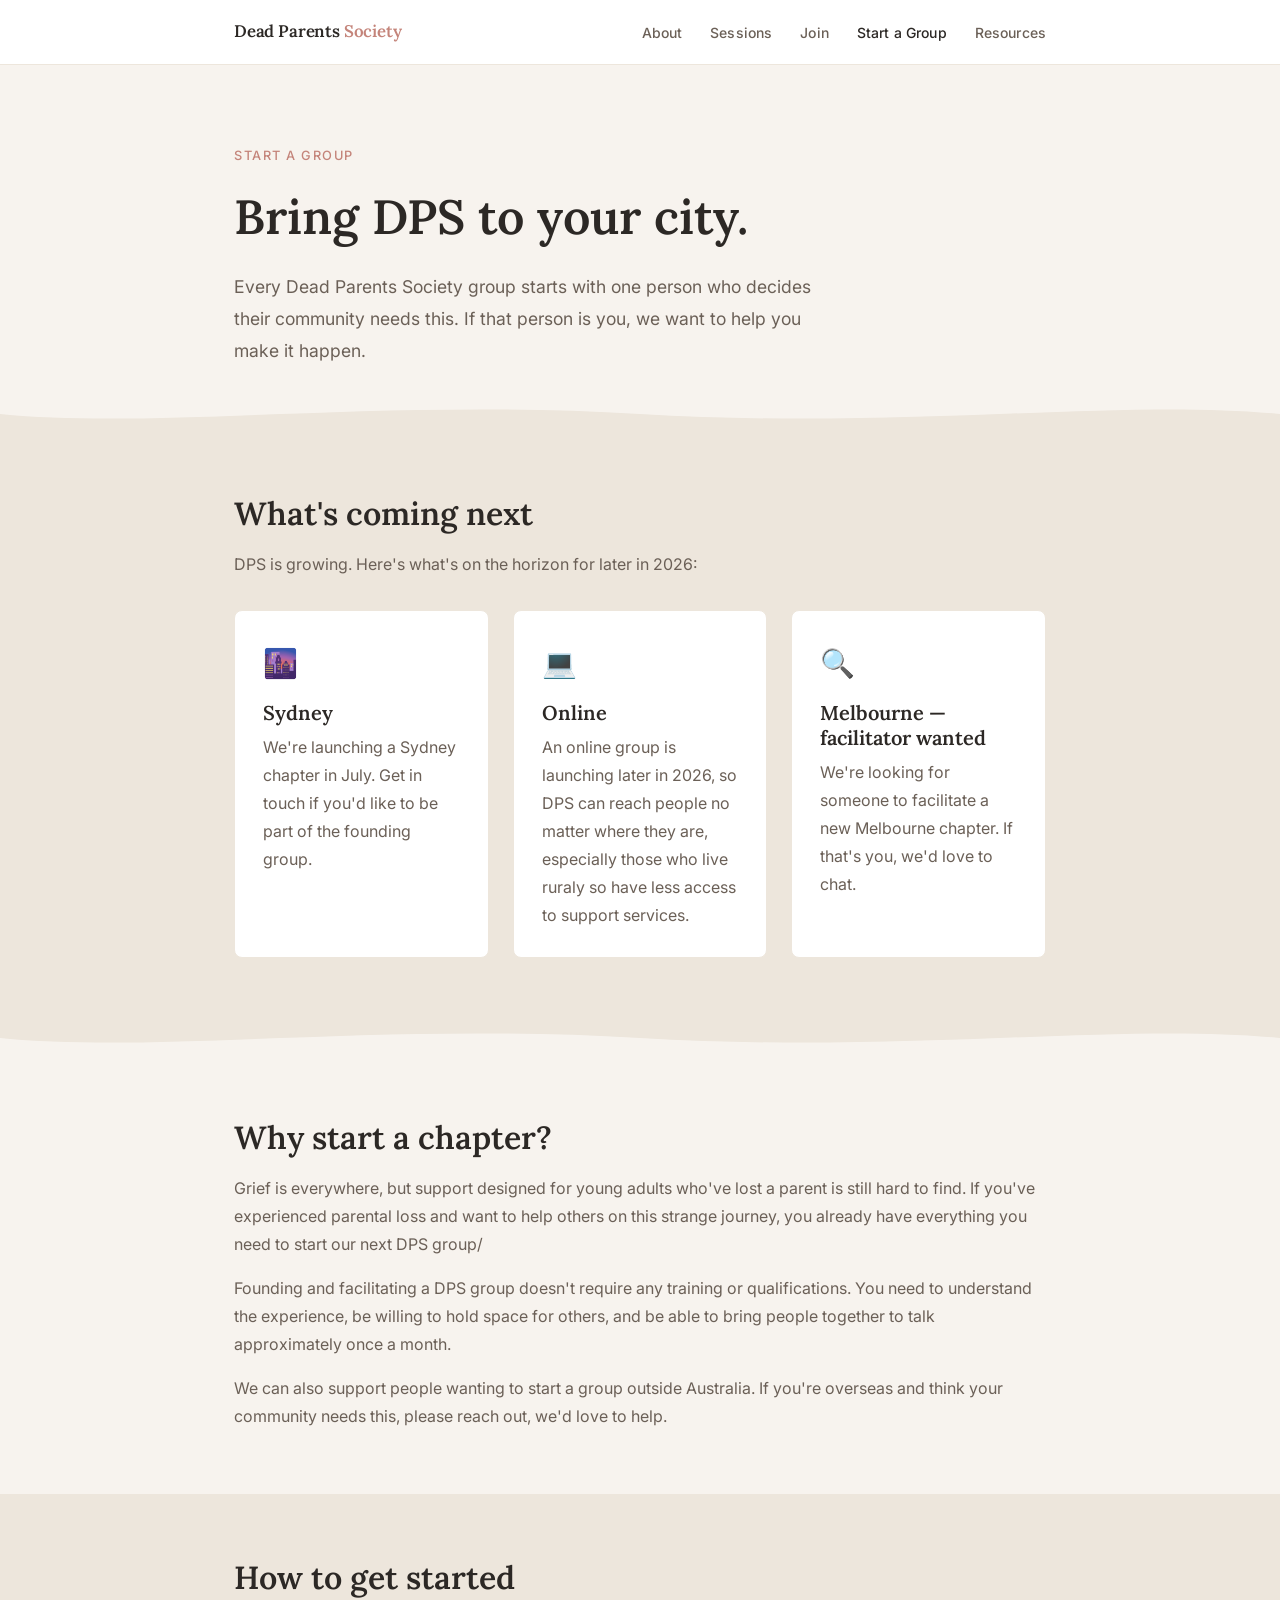
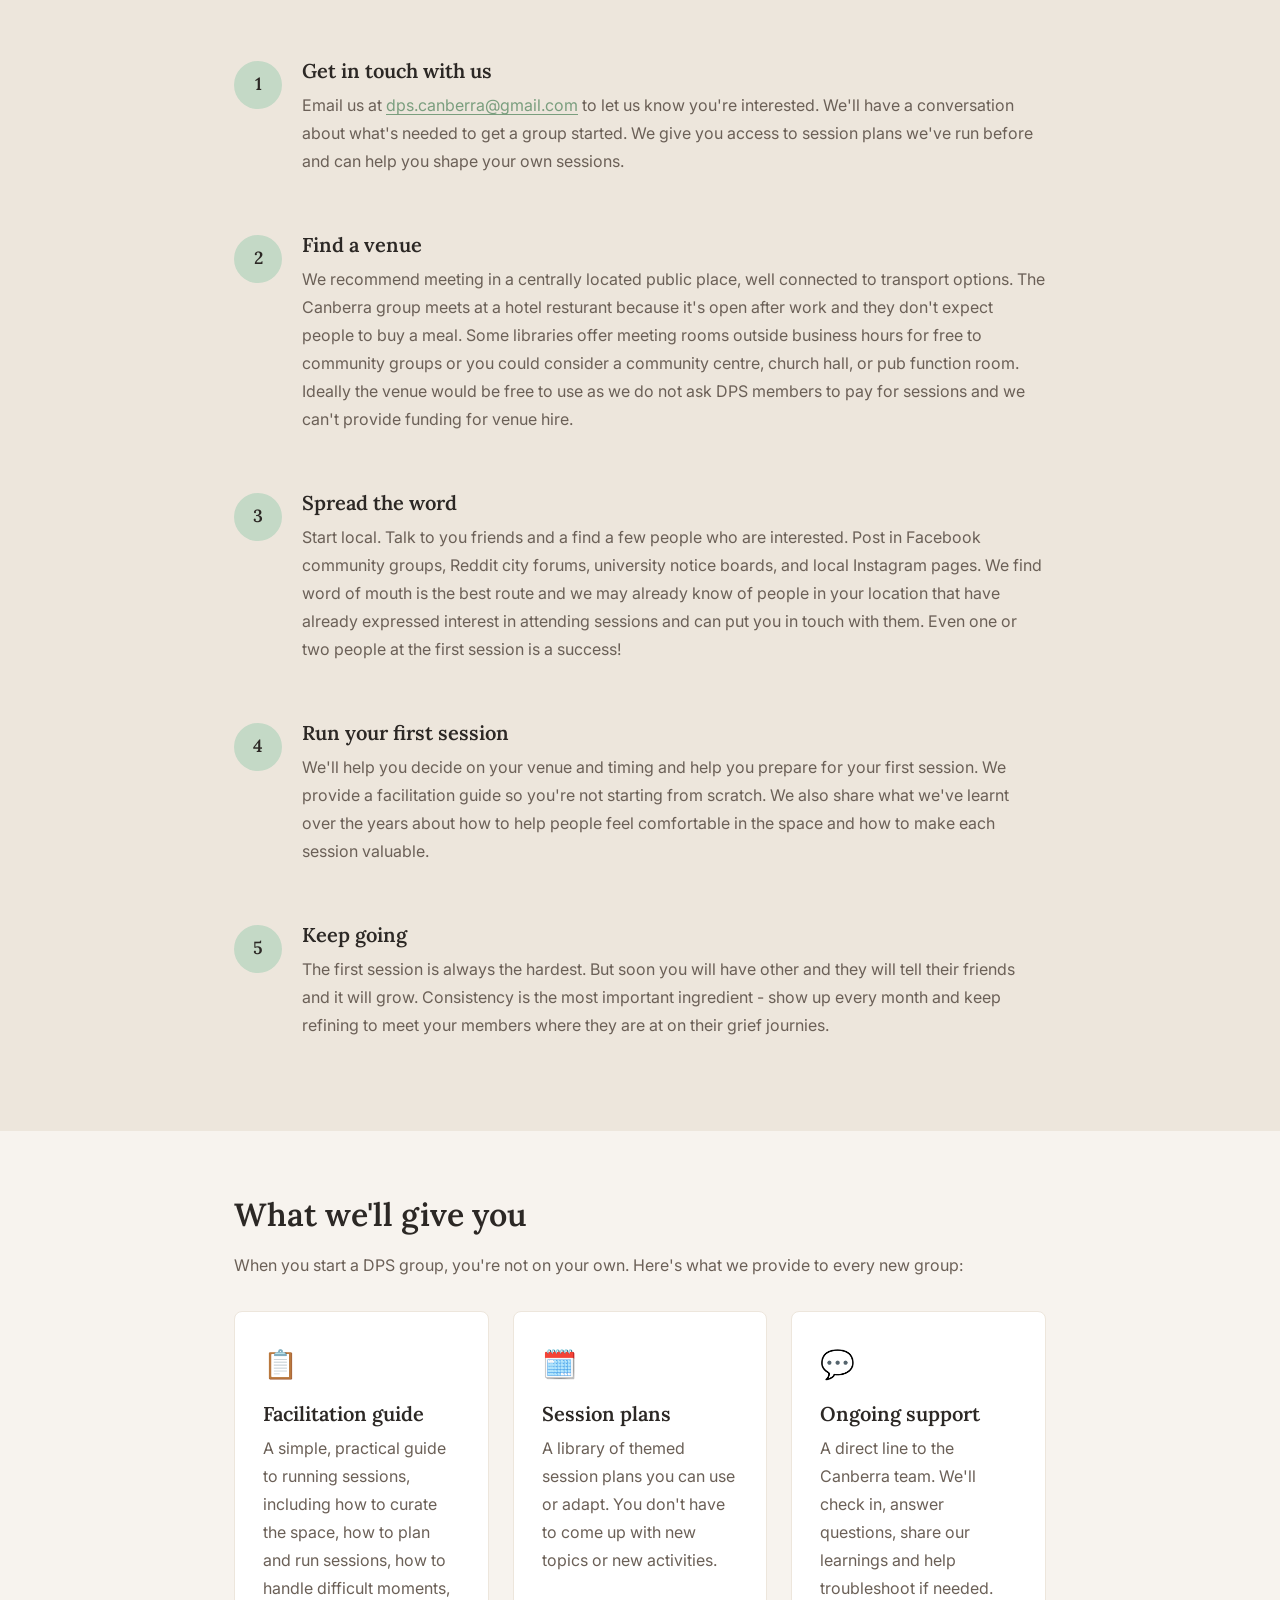
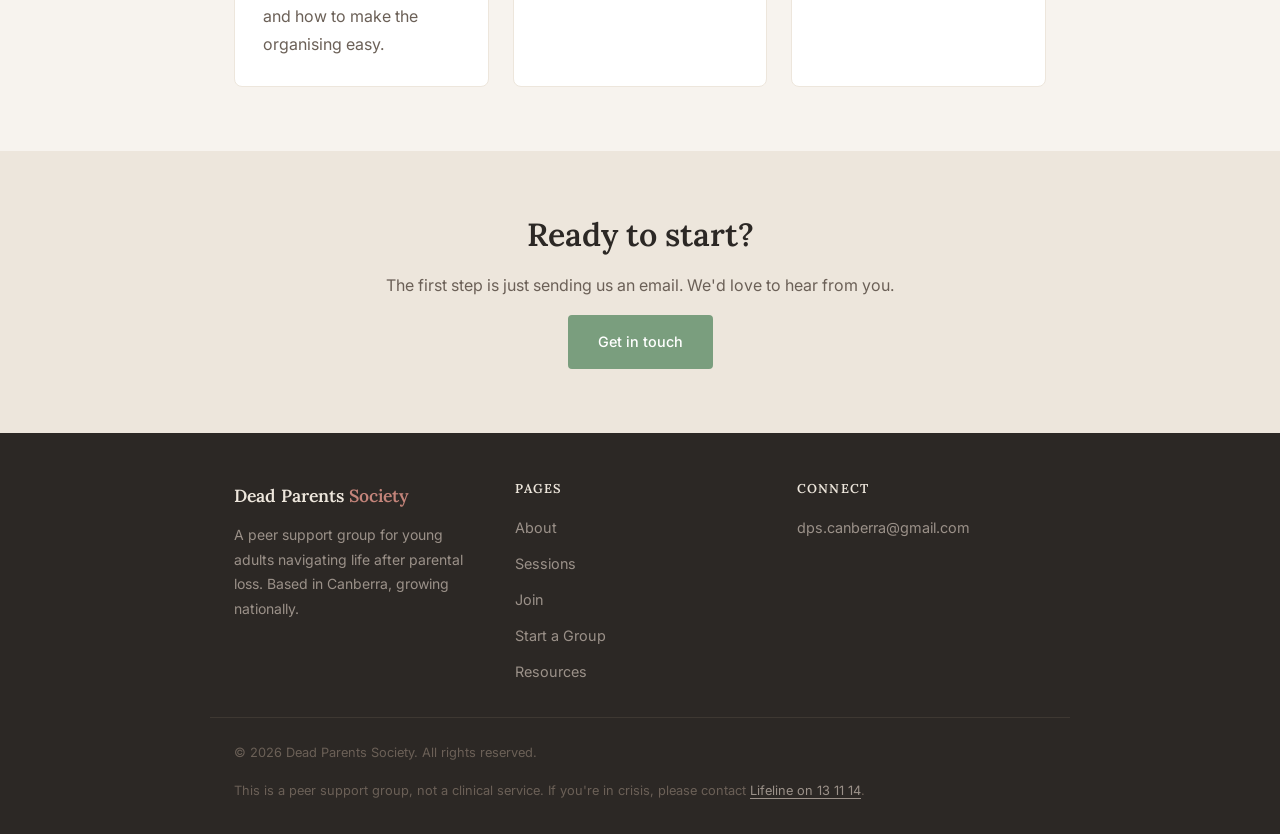
<file: start-a-group.html>
<!DOCTYPE html>
<html lang="en">
<head>
  <meta charset="UTF-8" />
  <meta name="viewport" content="width=device-width, initial-scale=1.0" />
  <title>Start a Group — Dead Parents Society</title>
  <meta name="description" content="Want to bring Dead Parents Society to your city? Here's everything you need to get started." />
  <link rel="stylesheet" href="style.css" />
</head>
<body>

<nav class="site-nav">
  <div class="nav-inner">
    <a href="index.html" class="nav-logo">Dead Parents <span>Society</span></a>
    <button class="nav-toggle" aria-label="Open menu" onclick="toggleNav()">
      <span></span><span></span><span></span>
    </button>
    <ul class="nav-links" id="nav-links">
      <li><a href="about.html">About</a></li>
      <li><a href="sessions.html">Sessions</a></li>
      <li><a href="join.html">Join</a></li>
      <li><a href="start-a-group.html">Start a Group</a></li>
      <li><a href="resources.html">Resources</a></li>
    </ul>
  </div>
</nav>

<section class="hero" style="padding-bottom: 2rem;">
  <div class="container">
    <p class="hero-eyebrow">Start a group</p>
    <h1>Bring DPS to your city.</h1>
    <p class="hero-lead">Every Dead Parents Society group starts with one person who decides their community needs this. If that person is you, we want to help you make it happen.</p>
  </div>
</section>

<div class="wave-divider">
  <svg viewBox="0 0 1200 32" preserveAspectRatio="none" xmlns="http://www.w3.org/2000/svg">
    <path d="M0,16 C150,32 350,0 600,16 C850,32 1050,0 1200,16 L1200,32 L0,32 Z" fill="#EDE6DC"/>
  </svg>
</div>

<!-- WHAT'S COMING -->
<section class="band">
  <div class="container">
    <h2>What's coming next</h2>
    <p>DPS is growing. Here's what's on the horizon for later in 2026:</p>

    <div class="card-grid">
      <div class="card">
        <div class="card-icon">🌆</div>
        <h3>Sydney</h3>
        <p>We're launching a Sydney chapter in July. Get in touch if you'd like to be part of the founding group.</p>
      </div>
      <div class="card">
        <div class="card-icon">💻</div>
        <h3>Online</h3>
        <p>An online group is launching later in 2026, so DPS can reach people no matter where they are, especially those who live ruraly so have less access to support services.</p>
      </div>
      <div class="card">
        <div class="card-icon">🔍</div>
        <h3>Melbourne — facilitator wanted</h3>
        <p>We're looking for someone to facilitate a new Melbourne chapter. If that's you, we'd love to chat.</p>
      </div>
    </div>
  </div>
</section>

<div class="wave-divider" style="transform: rotate(180deg); background: var(--parchment);">
  <svg viewBox="0 0 1200 32" preserveAspectRatio="none" xmlns="http://www.w3.org/2000/svg">
    <path d="M0,16 C150,32 350,0 600,16 C850,32 1050,0 1200,16 L1200,32 L0,32 Z" fill="#EDE6DC"/>
  </svg>
</div>

<!-- INTRO -->
<section>
  <div class="container">
    <h2>Why start a chapter?</h2>
    <p>Grief is everywhere, but support designed for young adults who've lost a parent is still hard to find. If you've experienced parental loss and want to help others on this strange journey, you already have everything you need to start our next DPS group/</p>
    <p>Founding and facilitating a DPS group doesn't require any training or qualifications. You need to understand the experience, be willing to hold space for others, and be able to bring people together to talk approximately once a month.</p>
    <p>We can also support people wanting to start a group outside Australia. If you're overseas and think your community needs this, please reach out, we'd love to help.</p>
  </div>
</section>

<!-- STEPS -->
<section class="band">
  <div class="container">
    <h2>How to get started</h2>

    <div class="steps">
      <div class="step">
        <div class="step-num">1</div>
        <div>
          <h3>Get in touch with us</h3>
          <p>Email us at <a href="mailto:dps.canberra@gmail.com">dps.canberra@gmail.com</a> to let us know you're interested. We'll have a conversation about what's needed to get a group started. We give you access to session plans we've run before and can help you shape your own sessions.</p>
        </div>
      </div>
      <div class="step">
        <div class="step-num">2</div>
        <div>
          <h3>Find a venue</h3>
          <p>We recommend meeting in a centrally located public place, well connected to transport options. The Canberra group meets at a hotel resturant because it's open after work and they don't expect people to buy a meal. Some libraries offer meeting rooms outside business hours for free to community groups or you could consider a community centre, church hall, or pub function room. Ideally the venue would be free to use as we do not ask DPS members to pay for sessions and we can't provide funding for venue hire.</p>
        </div>
      </div>
      <div class="step">
        <div class="step-num">3</div>
        <div>
          <h3>Spread the word</h3>
          <p>Start local. Talk to you friends and a find a few people who are interested. Post in Facebook community groups, Reddit city forums, university notice boards, and local Instagram pages. We find word of mouth is the best route and we may already know of people in your location that have already expressed interest in attending sessions and can put you in touch with them. Even one or two people at the first session is a success!</p>
        </div>
      </div>
      <div class="step">
        <div class="step-num">4</div>
        <div>
          <h3>Run your first session</h3>
          <p>We'll help you decide on your venue and timing and help you prepare for your first session. We provide a facilitation guide so you're not starting from scratch. We also share what we've learnt over the years about how to help people feel comfortable in the space and how to make each session valuable.</p>
        </div>
      </div>
      <div class="step">
        <div class="step-num">5</div>
        <div>
          <h3>Keep going</h3>
          <p>The first session is always the hardest. But soon you will have other and they will tell their friends and it will grow. Consistency is the most important ingredient - show up every month and keep refining to meet your members where they are at on their grief journies.</p>
        </div>
      </div>
    </div>
  </div>
</section>

<!-- WHAT WE PROVIDE -->
<section>
  <div class="container">
    <h2>What we'll give you</h2>
    <p>When you start a DPS group, you're not on your own. Here's what we provide to every new group:</p>

    <div class="card-grid">
      <div class="card">
        <div class="card-icon">📋</div>
        <h3>Facilitation guide</h3>
        <p>A simple, practical guide to running sessions, including how to curate the space, how to plan and run sessions, how to handle difficult moments, and how to make the organising easy.</p>
      </div>
      <div class="card">
        <div class="card-icon">🗓️</div>
        <h3>Session plans</h3>
        <p>A library of themed session plans you can use or adapt. You don't have to come up with new topics or new activities.</p>
      </div>
      <div class="card">
        <div class="card-icon">💬</div>
        <h3>Ongoing support</h3>
        <p>A direct line to the Canberra team. We'll check in, answer questions, share our learnings and help troubleshoot if needed.</p>
      </div>
    </div>
  </div>
</section>

<!-- CTA -->
<section class="band">
  <div class="container" style="text-align: center; max-width: 560px;">
    <h2>Ready to start?</h2>
    <p>The first step is just sending us an email. We'd love to hear from you.</p>
    <a href="mailto:dps.canberra@gmail.com?subject=Starting a DPS chapter" class="btn btn-primary">Get in touch</a>
  </div>
</section>

<footer class="site-footer">
  <div class="footer-inner">
    <div class="footer-brand">
      <div class="footer-logo">Dead Parents <span>Society</span></div>
      <p>A peer support group for young adults navigating life after parental loss. Based in Canberra, growing nationally.</p>
    </div>
    <nav class="footer-nav" aria-label="Footer navigation">
      <h4>Pages</h4>
      <ul>
        <li><a href="about.html">About</a></li>
        <li><a href="sessions.html">Sessions</a></li>
        <li><a href="join.html">Join</a></li>
        <li><a href="start-a-group.html">Start a Group</a></li>
        <li><a href="resources.html">Resources</a></li>
      </ul>
    </nav>
    <div class="footer-connect">
      <h4>Connect</h4>
      <ul>
        <li><a href="mailto:dps.canberra@gmail.com">dps.canberra@gmail.com</a></li>
      </ul>
    </div>
  </div>
  <div class="footer-bottom">
    <p>© 2026 Dead Parents Society. All rights reserved.</p>
    <p>This is a peer support group, not a clinical service. If you're in crisis, please contact <a href="https://www.lifeline.org.au" style="color:#9B9189">Lifeline on 13 11 14</a>.</p>
  </div>
</footer>

<script>
  function toggleNav() { document.getElementById('nav-links').classList.toggle('open'); }
  document.querySelectorAll('.nav-links a').forEach(link => { if (link.href === window.location.href) link.classList.add('active'); });
</script>
</body>
</html>
</file>
<file: style.css>
/* ============================================
   Dead Parents Society — stylesheet
   deadparentssociety.co
   ============================================ */

@import url('https://fonts.googleapis.com/css2?family=Lora:ital,wght@0,400;0,600;1,400&family=Inter:wght@300;400;500&display=swap');

/* --- Reset & Base --- */
*, *::before, *::after { box-sizing: border-box; margin: 0; padding: 0; }

:root {
  --parchment:   #F7F3EE;
  --linen:       #EDE6DC;
  --charcoal:    #2C2825;
  --mid:         #6B6057;
  --sage:        #7A9E7E;
  --sage-light:  #C4D9C6;
  --rose:        #C4847A;
  --rose-light:  #EDD5D2;
  --white:       #FFFFFF;

  --font-display: 'Lora', Georgia, serif;
  --font-body:    'Inter', system-ui, sans-serif;

  --max-width: 860px;
  --gap: 2rem;
}

html { scroll-behavior: smooth; }

body {
  background-color: var(--parchment);
  color: var(--charcoal);
  font-family: var(--font-body);
  font-size: 1rem;
  line-height: 1.75;
  -webkit-font-smoothing: antialiased;
}

img { max-width: 100%; display: block; }
a { color: var(--sage); text-decoration: underline; text-underline-offset: 3px; }
a:hover { color: var(--rose); }

/* --- Typography --- */
h1, h2, h3, h4 {
  font-family: var(--font-display);
  line-height: 1.25;
  color: var(--charcoal);
}

h1 { font-size: clamp(2rem, 5vw, 3rem); font-weight: 600; }
h2 { font-size: clamp(1.5rem, 3vw, 2rem); font-weight: 600; margin-bottom: 1rem; }
h3 { font-size: 1.25rem; font-weight: 600; margin-bottom: 0.5rem; }
h4 { font-size: 1rem; font-weight: 600; }

p { margin-bottom: 1rem; color: var(--mid); }
p:last-child { margin-bottom: 0; }

strong { color: var(--charcoal); font-weight: 500; }

/* --- Layout --- */
.container {
  max-width: var(--max-width);
  margin: 0 auto;
  padding: 0 1.5rem;
}

section {
  padding: 4rem 0;
}

/* --- Signature element: wavy divider --- */
.wave-divider {
  width: 100%;
  overflow: hidden;
  line-height: 0;
  margin: 0;
}

.wave-divider svg {
  display: block;
  width: 100%;
  height: 32px;
}

.divider-line {
  border: none;
  height: 2px;
  background: none;
  position: relative;
  margin: 2.5rem auto;
  max-width: 120px;
  text-align: center;
}

.divider-line::before {
  content: '';
  display: block;
  height: 2px;
  background: var(--sage-light);
  border-radius: 2px;
}

/* --- Navigation --- */
.site-nav {
  background: var(--white);
  border-bottom: 1px solid var(--linen);
  position: sticky;
  top: 0;
  z-index: 100;
}

.nav-inner {
  max-width: var(--max-width);
  margin: 0 auto;
  padding: 0 1.5rem;
  display: flex;
  align-items: center;
  justify-content: space-between;
  height: 64px;
}

.nav-logo {
  font-family: var(--font-display);
  font-weight: 600;
  font-size: 1.05rem;
  color: var(--charcoal);
  text-decoration: none;
  letter-spacing: -0.01em;
}

.nav-logo span {
  color: var(--rose);
}

.nav-links {
  display: flex;
  gap: 1.75rem;
  list-style: none;
}

.nav-links a {
  font-size: 0.875rem;
  font-weight: 500;
  color: var(--mid);
  text-decoration: none;
  letter-spacing: 0.01em;
  transition: color 0.2s;
}

.nav-links a:hover,
.nav-links a.active {
  color: var(--charcoal);
}

/* Hamburger */
.nav-toggle {
  display: none;
  background: none;
  border: none;
  cursor: pointer;
  padding: 0.25rem;
  flex-direction: column;
  gap: 5px;
}

.nav-toggle span {
  display: block;
  width: 24px;
  height: 2px;
  background: var(--charcoal);
  border-radius: 2px;
  transition: all 0.3s;
}

/* --- Buttons --- */
.btn {
  display: inline-block;
  padding: 0.75rem 1.75rem;
  border-radius: 4px;
  font-family: var(--font-body);
  font-size: 0.9rem;
  font-weight: 500;
  text-decoration: none;
  cursor: pointer;
  transition: all 0.2s;
  border: 2px solid transparent;
}

.btn-primary {
  background: var(--sage);
  color: var(--white);
  border-color: var(--sage);
}

.btn-primary:hover {
  background: #698a6d;
  border-color: #698a6d;
  color: var(--white);
}

.btn-outline {
  background: transparent;
  color: var(--charcoal);
  border-color: var(--charcoal);
}

.btn-outline:hover {
  background: var(--charcoal);
  color: var(--white);
}

/* --- Hero --- */
.hero {
  padding: 5rem 0 4rem;
}

.hero-eyebrow {
  font-family: var(--font-body);
  font-size: 0.8rem;
  font-weight: 500;
  letter-spacing: 0.12em;
  text-transform: uppercase;
  color: var(--rose);
  margin-bottom: 1.25rem;
}

.hero h1 {
  margin-bottom: 1.5rem;
  max-width: 680px;
}

.hero-lead {
  font-size: 1.1rem;
  line-height: 1.8;
  max-width: 580px;
  margin-bottom: 2rem;
  color: var(--mid);
}

.hero-actions {
  display: flex;
  gap: 1rem;
  flex-wrap: wrap;
}

/* --- Cards --- */
.card-grid {
  display: grid;
  grid-template-columns: repeat(auto-fit, minmax(240px, 1fr));
  gap: 1.5rem;
  margin-top: 2rem;
}

.card {
  background: var(--white);
  border: 1px solid var(--linen);
  border-radius: 8px;
  padding: 1.75rem;
}

.card-icon {
  font-size: 1.75rem;
  margin-bottom: 0.75rem;
}

/* --- Linen band (alternating section bg) --- */
.band {
  background: var(--linen);
}

/* --- Inline callout --- */
.callout {
  background: var(--rose-light);
  border-left: 3px solid var(--rose);
  border-radius: 0 6px 6px 0;
  padding: 1.25rem 1.5rem;
  margin: 2rem 0;
}

.callout p { color: var(--charcoal); margin: 0; }

/* --- Accordion (for resources / FAQ) --- */
.accordion-item {
  border-bottom: 1px solid var(--linen);
}

.accordion-btn {
  width: 100%;
  background: none;
  border: none;
  text-align: left;
  padding: 1.25rem 0;
  font-family: var(--font-display);
  font-size: 1rem;
  font-weight: 600;
  color: var(--charcoal);
  cursor: pointer;
  display: flex;
  justify-content: space-between;
  align-items: center;
  gap: 1rem;
}

.accordion-btn:hover { color: var(--sage); }

.accordion-icon {
  font-size: 1.25rem;
  line-height: 1;
  color: var(--rose);
  transition: transform 0.25s;
  flex-shrink: 0;
}

.accordion-content {
  display: none;
  padding-bottom: 1.25rem;
}

.accordion-content p { color: var(--mid); }

.accordion-item.open .accordion-icon {
  transform: rotate(45deg);
}

.accordion-item.open .accordion-content {
  display: block;
}

/* --- Steps (start a group) --- */
.steps {
  margin-top: 2rem;
  display: flex;
  flex-direction: column;
  gap: 0;
}

.step {
  display: grid;
  grid-template-columns: 48px 1fr;
  gap: 1rem 1.25rem;
  padding: 1.75rem 0;
  border-bottom: 1px solid var(--linen);
  align-items: start;
}

.step:last-child { border-bottom: none; }

.step-num {
  width: 48px;
  height: 48px;
  background: var(--sage-light);
  border-radius: 50%;
  display: flex;
  align-items: center;
  justify-content: center;
  font-family: var(--font-display);
  font-size: 1.1rem;
  font-weight: 600;
  color: var(--charcoal);
  flex-shrink: 0;
  margin-top: 0.15rem;
}

/* --- Session card --- */
.session-list {
  display: flex;
  flex-direction: column;
  gap: 1rem;
  margin-top: 2rem;
}

.session-list[hidden] {
  display: none;
}

.session-card {
  background: var(--white);
  border: 1px solid var(--linen);
  border-radius: 8px;
  padding: 1.5rem 1.75rem;
  display: grid;
  grid-template-columns: auto 1fr auto;
  gap: 0.5rem 1.5rem;
  align-items: center;
}

.session-date {
  text-align: center;
  background: var(--rose-light);
  border-radius: 6px;
  padding: 0.5rem 0.75rem;
  min-width: 60px;
}

.session-date .day {
  font-family: var(--font-display);
  font-size: 1.5rem;
  font-weight: 600;
  line-height: 1;
  color: var(--rose);
}

.session-date .month {
  font-size: 0.75rem;
  font-weight: 500;
  letter-spacing: 0.08em;
  text-transform: uppercase;
  color: var(--mid);
}

.session-info h3 { margin-bottom: 0.2rem; }
.session-info p { margin: 0; font-size: 0.9rem; }

/* --- Session tabs --- */
.session-tabs {
  display: flex;
  gap: 0.5rem;
  margin-top: 1.5rem;
  border-bottom: 1px solid var(--linen);
}

.session-tab {
  font-family: var(--font-display);
  font-size: 1rem;
  background: none;
  border: none;
  border-bottom: 2px solid transparent;
  padding: 0.6rem 0.25rem;
  margin-bottom: -1px;
  color: var(--mid);
  cursor: pointer;
  transition: color 0.2s, border-color 0.2s;
}

.session-tab:hover { color: var(--charcoal); }

.session-tab.active {
  color: var(--rose);
  border-bottom-color: var(--rose);
}

/* --- Resource links --- */
.resource-list {
  display: flex;
  flex-direction: column;
  gap: 0.75rem;
  margin-top: 1.5rem;
}

.resource-link {
  display: flex;
  align-items: flex-start;
  gap: 0.75rem;
  padding: 1rem 1.25rem;
  background: var(--white);
  border: 1px solid var(--linen);
  border-radius: 6px;
  text-decoration: none;
  transition: border-color 0.2s, box-shadow 0.2s;
}

.resource-link:hover {
  border-color: var(--sage);
  box-shadow: 0 2px 8px rgba(122,158,126,0.12);
  color: var(--charcoal);
}

.resource-link-icon { font-size: 1.2rem; flex-shrink: 0; padding-top: 0.1rem; }
.resource-link-text strong { display: block; color: var(--charcoal); font-size: 0.95rem; }
.resource-link-text span { color: var(--mid); font-size: 0.85rem; }

/* --- Footer --- */
.site-footer {
  background: var(--charcoal);
  color: var(--linen);
  padding: 3rem 0 2rem;
}

.footer-inner {
  max-width: var(--max-width);
  margin: 0 auto;
  padding: 0 1.5rem;
  display: grid;
  grid-template-columns: 1fr 1fr 1fr;
  gap: 2rem;
}

.footer-brand p {
  font-size: 0.875rem;
  color: #9B9189;
  margin-top: 0.75rem;
}

.footer-nav h4,
.footer-connect h4 {
  color: var(--linen);
  font-size: 0.8rem;
  letter-spacing: 0.1em;
  text-transform: uppercase;
  margin-bottom: 1rem;
}

.footer-nav ul,
.footer-connect ul {
  list-style: none;
  display: flex;
  flex-direction: column;
  gap: 0.5rem;
}

.footer-nav a,
.footer-connect a {
  color: #9B9189;
  text-decoration: none;
  font-size: 0.9rem;
  transition: color 0.2s;
}

.footer-nav a:hover,
.footer-connect a:hover { color: var(--linen); }

.footer-logo {
  font-family: var(--font-display);
  font-size: 1.1rem;
  font-weight: 600;
  color: var(--linen);
}

.footer-logo span { color: var(--rose); }

.footer-bottom {
  max-width: var(--max-width);
  margin: 2rem auto 0;
  padding: 1.5rem 1.5rem 0;
  border-top: 1px solid #3E3832;
  display: flex;
  justify-content: space-between;
  align-items: center;
  gap: 1rem;
  flex-wrap: wrap;
}

.footer-bottom p {
  color: #6B6057;
  font-size: 0.8rem;
  margin: 0;
}

/* --- Responsive --- */
@media (max-width: 640px) {
  .nav-links { display: none; flex-direction: column; }
  .nav-links.open { display: flex; position: absolute; top: 64px; left: 0; right: 0; background: var(--white); padding: 1rem 1.5rem 1.5rem; border-bottom: 1px solid var(--linen); gap: 1rem; }
  .nav-toggle { display: flex; }

  .session-card { grid-template-columns: auto 1fr; }
  .session-card .btn { grid-column: 1 / -1; }

  .footer-inner { grid-template-columns: 1fr; }
  .footer-bottom { flex-direction: column; align-items: flex-start; }
}

@media (prefers-reduced-motion: reduce) {
  *, *::before, *::after { transition: none !important; animation: none !important; }
}
</file>
